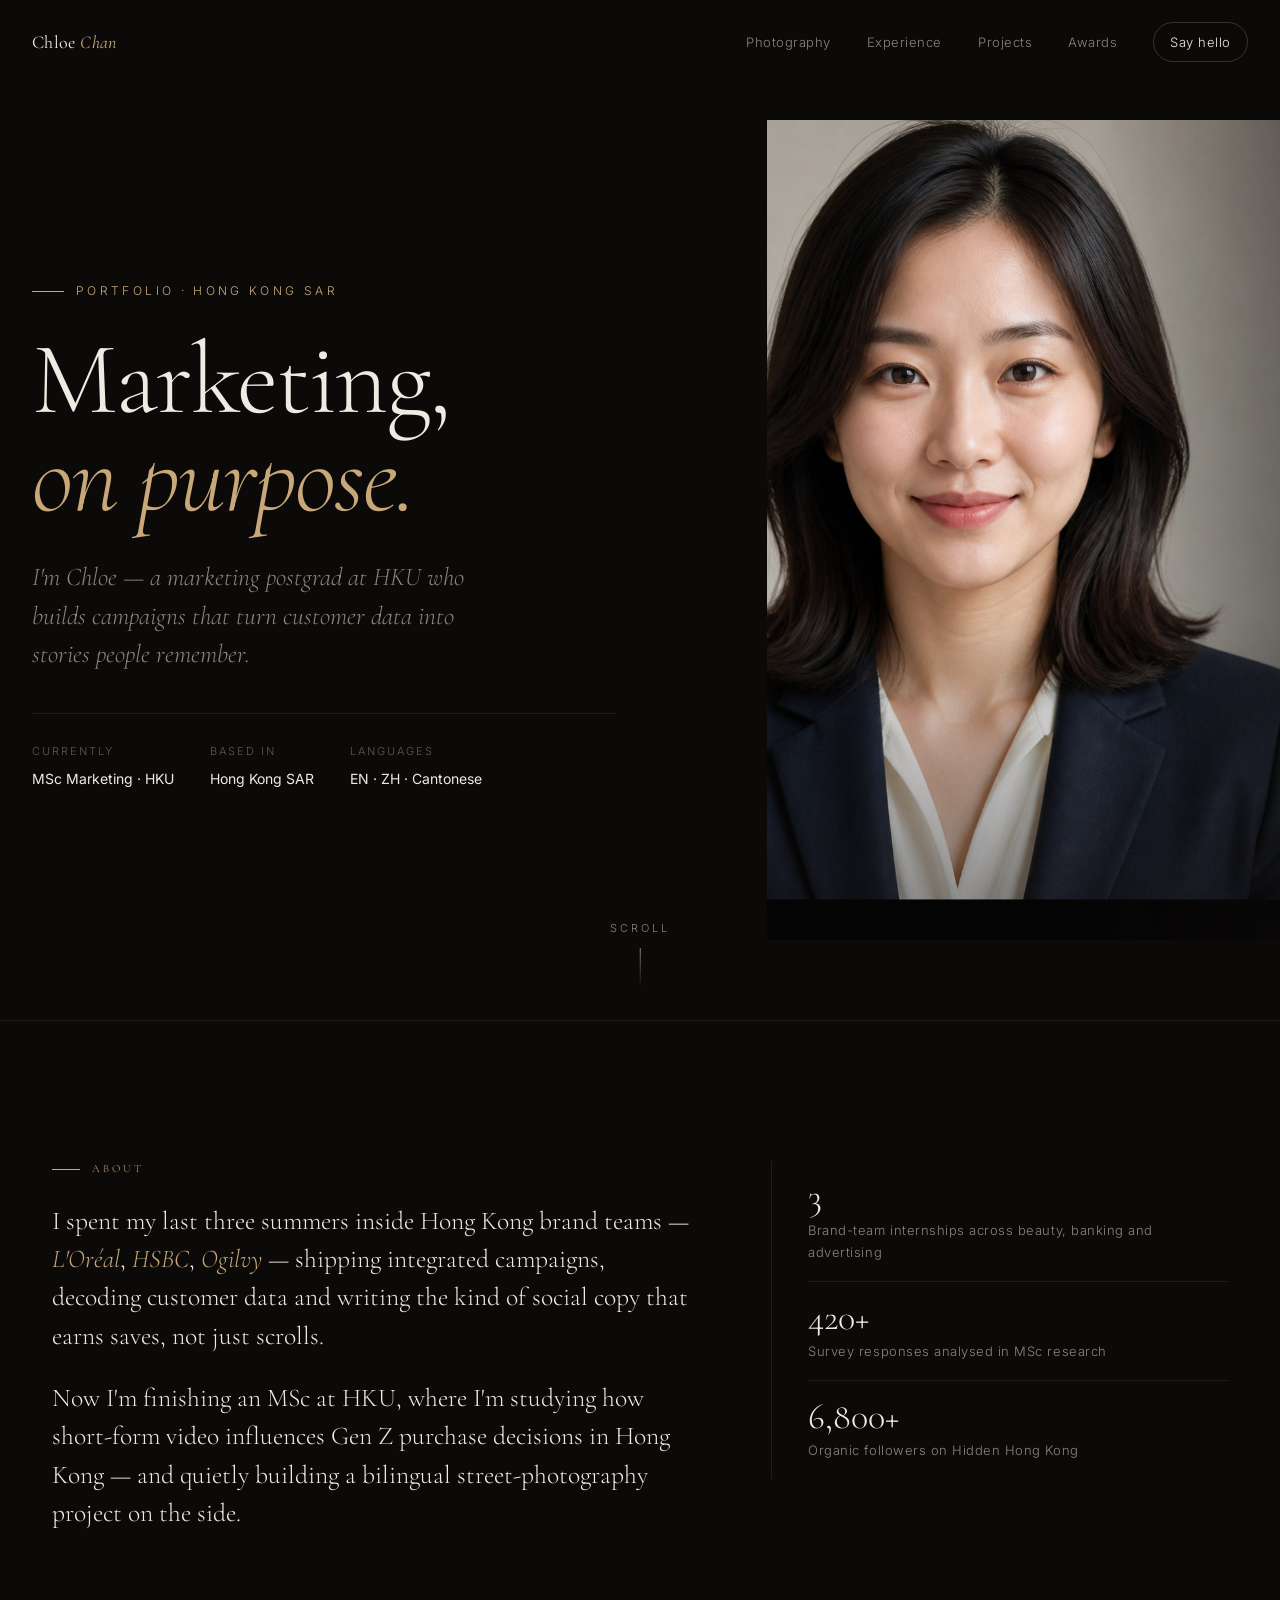
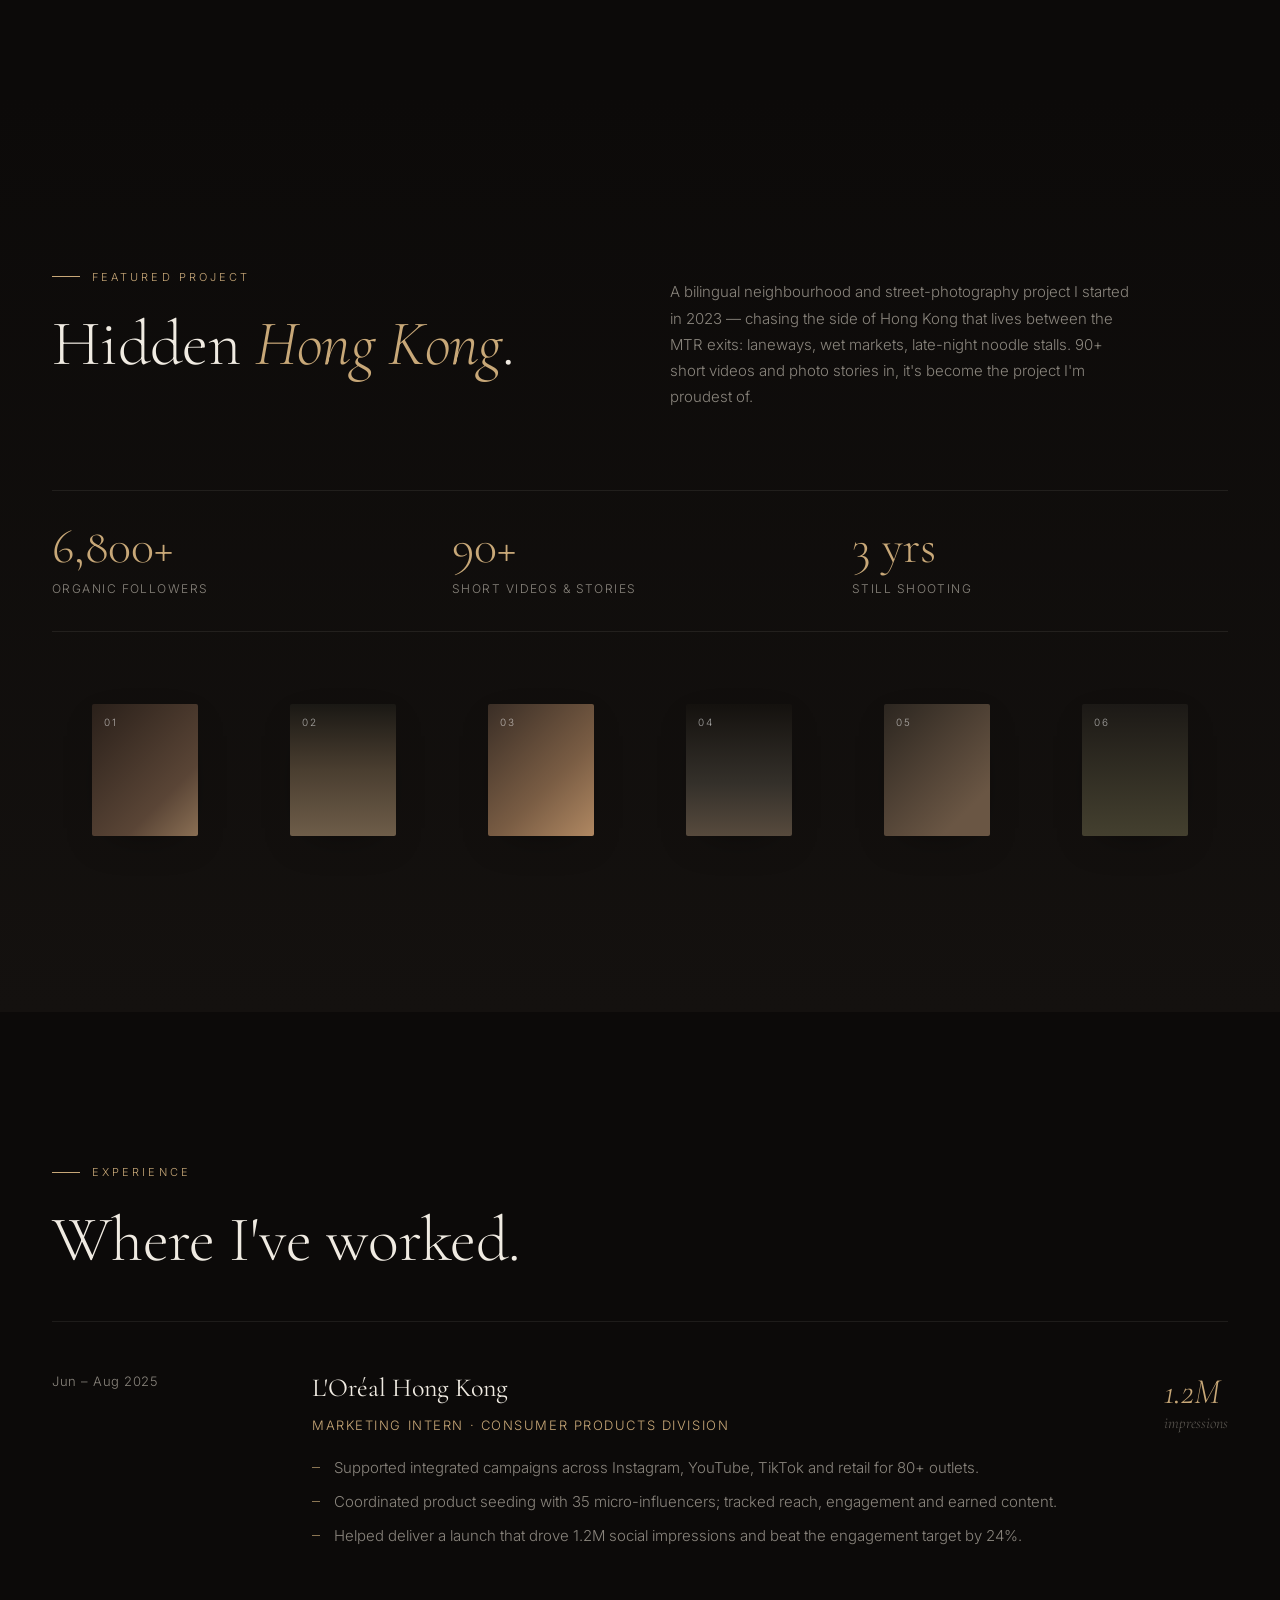
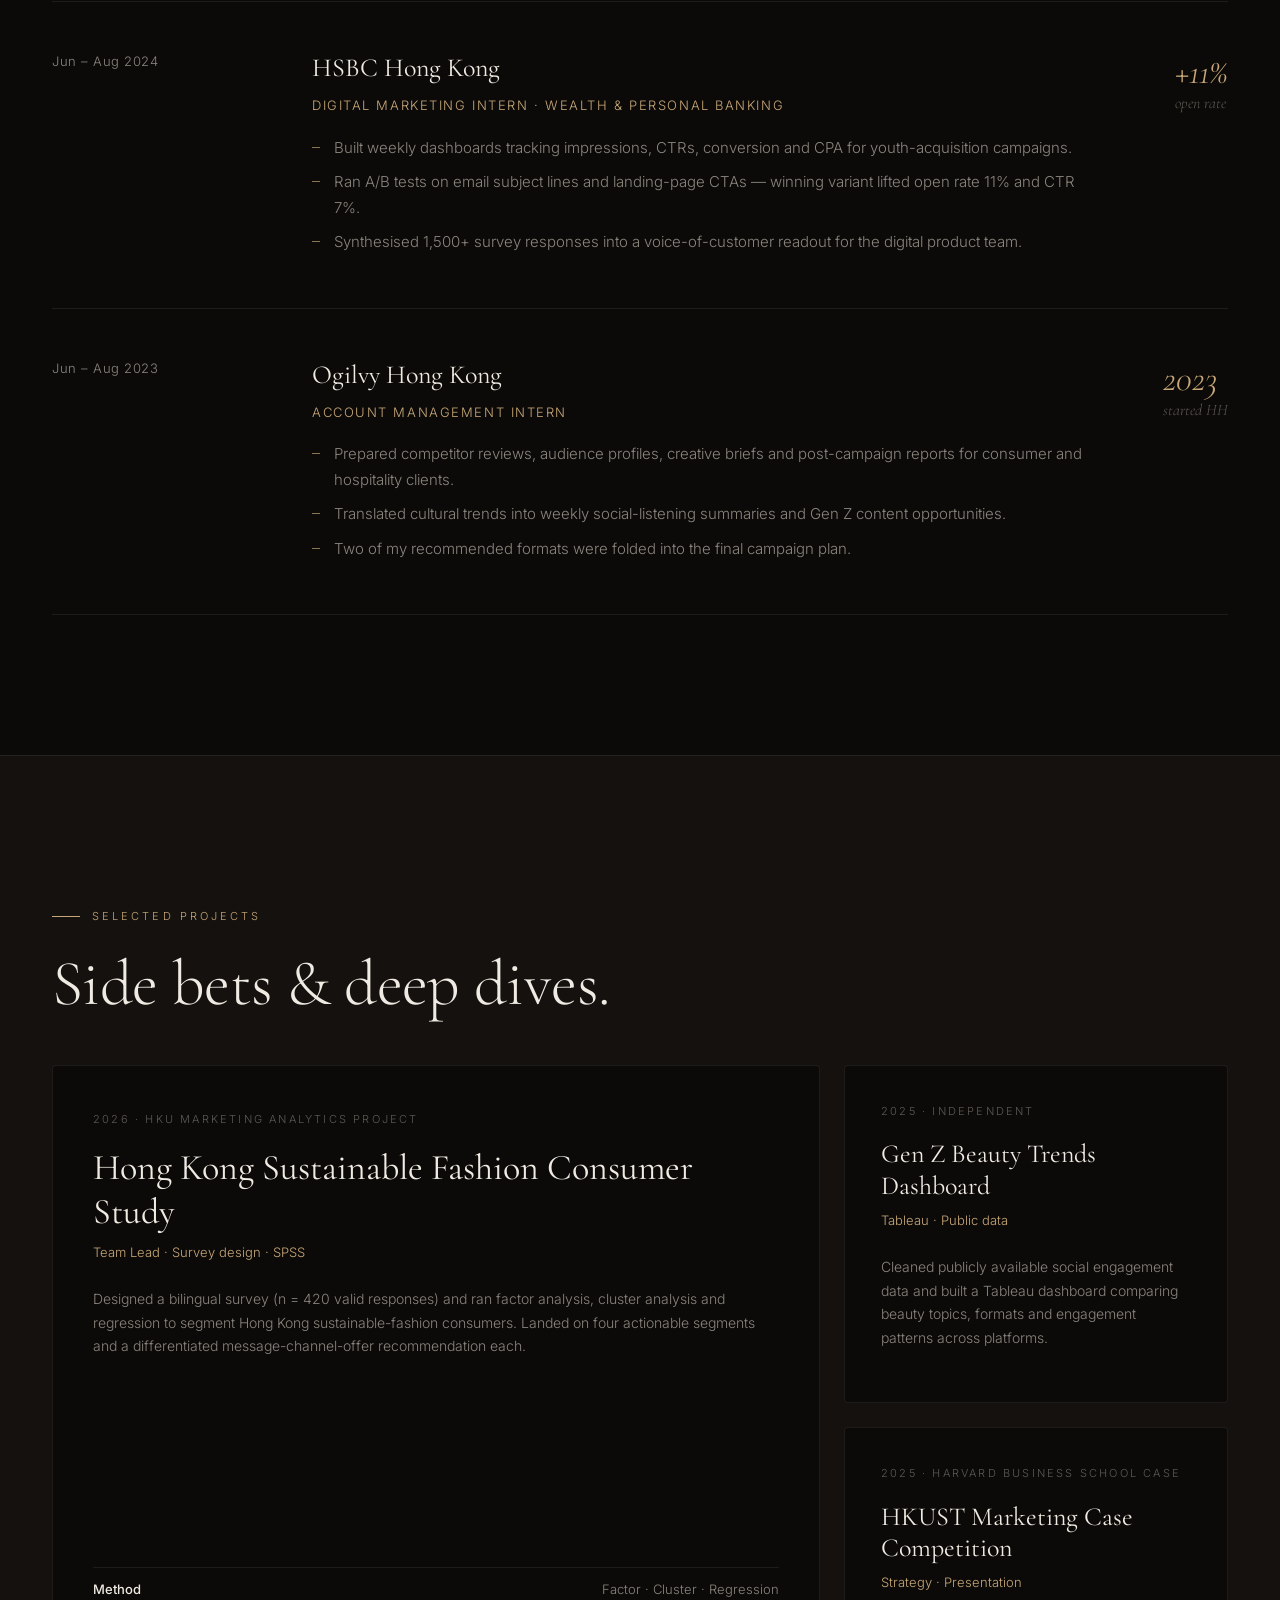
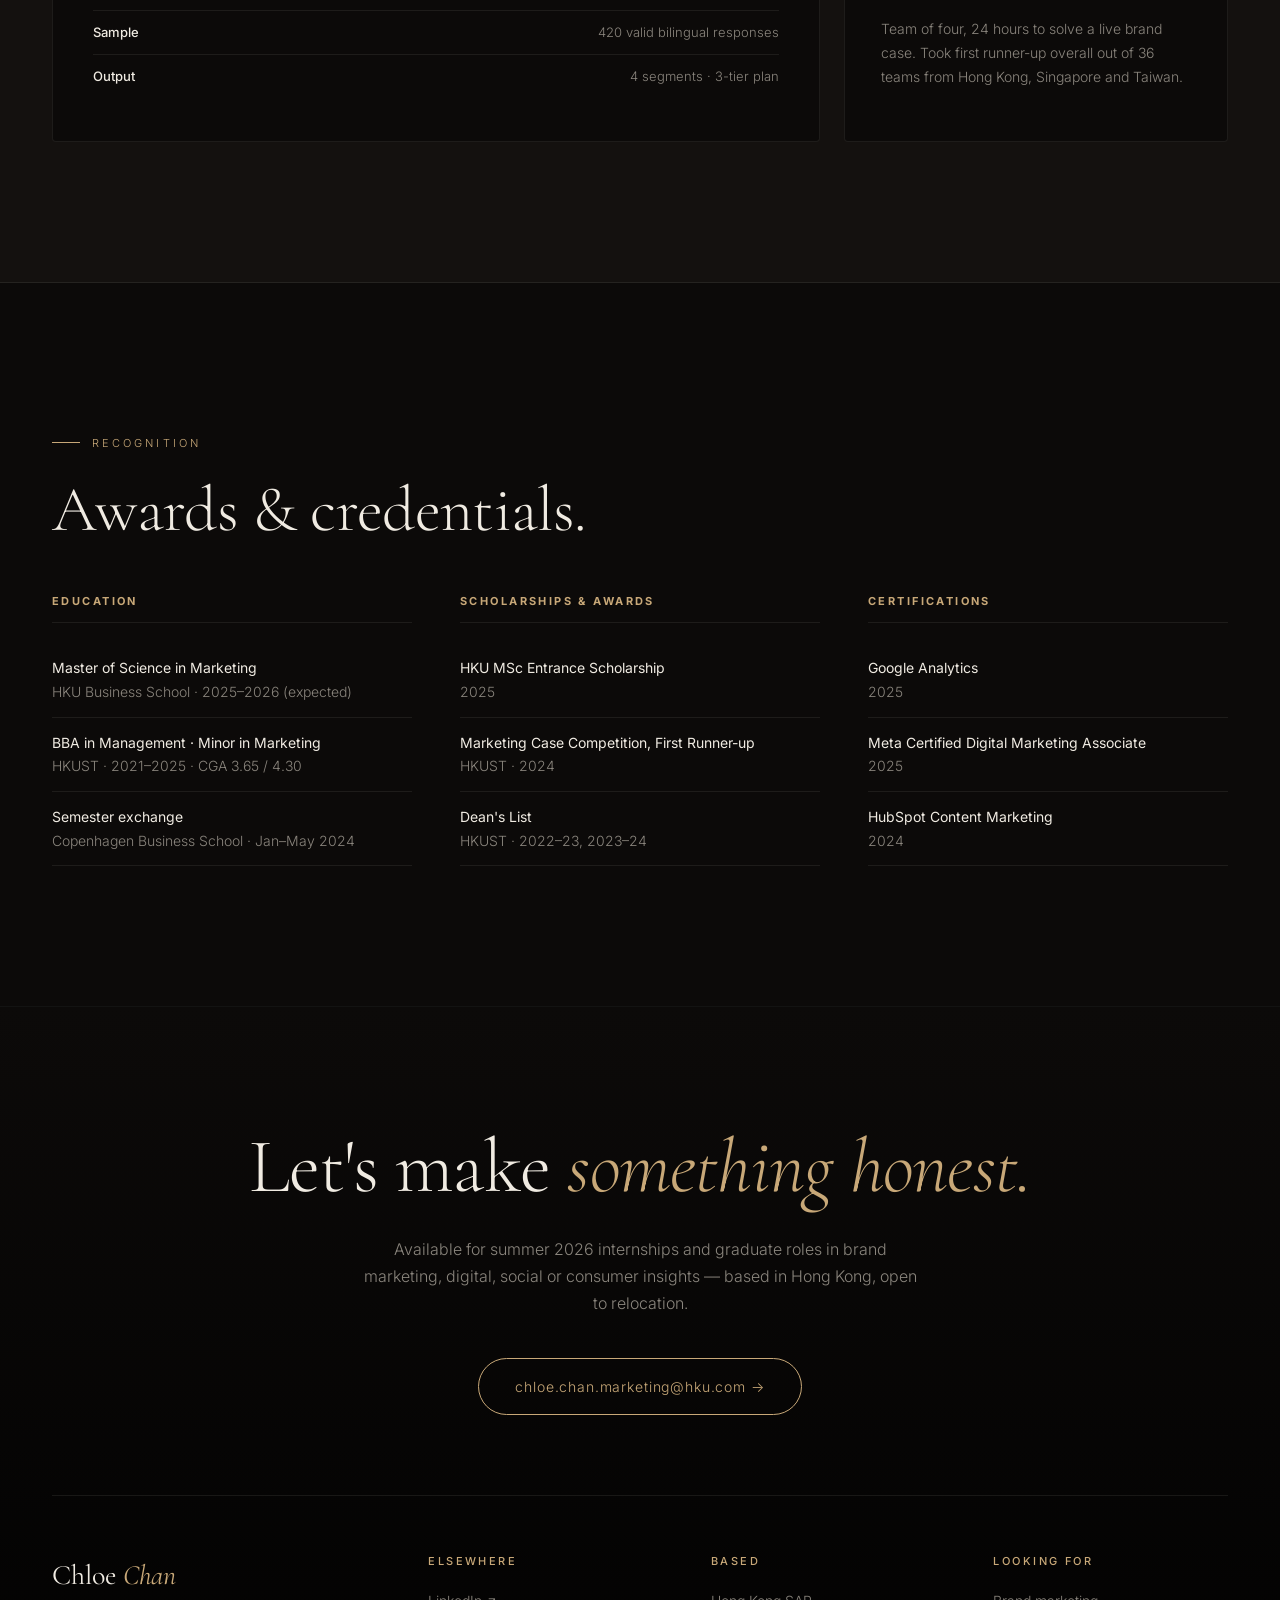
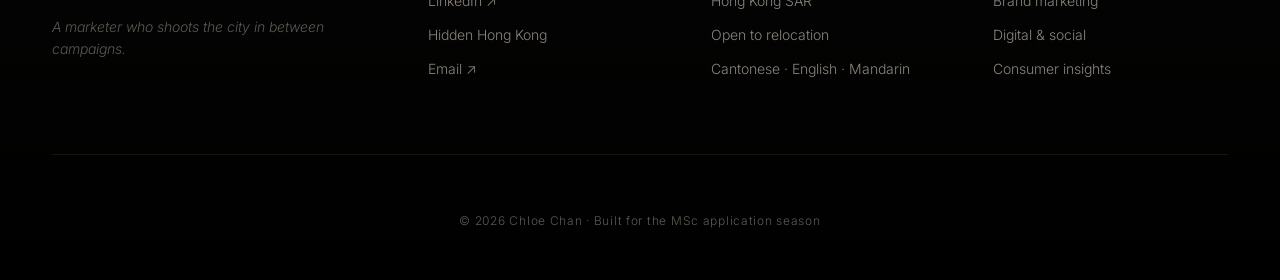
<file: index.html>
<!DOCTYPE html>
<html lang="en">
<head>
<meta charset="UTF-8" />
<meta name="viewport" content="width=device-width, initial-scale=1.0" />
<title>Chloe Chan — Marketing · Photography · Hong Kong</title>
<meta name="description" content="Chloe Chan is an MSc Marketing candidate at HKU, with experience in digital campaigns, consumer insights and brand strategy across L'Oréal, HSBC and Ogilvy — and a personal street-photography project, Hidden Hong Kong." />

<link rel="preconnect" href="https://fonts.googleapis.com" />
<link rel="preconnect" href="https://fonts.gstatic.com" crossorigin />
<link href="https://fonts.googleapis.com/css2?family=Cormorant+Garamond:ital,wght@0,300;0,400;0,500;1,300;1,400&family=Inter:wght@300;400;500;600&display=swap" rel="stylesheet" />

<style>
  :root {
    --bg: #0c0a09;
    --bg-2: #16141200;
    --bg-soft: #14110f;
    --text: #f0ebe2;
    --text-muted: #8a857d;
    --text-faint: #5d5953;
    --accent: #c8a878;
    --accent-soft: #8a7553;
    --line: rgba(240, 235, 226, 0.08);
    --line-strong: rgba(240, 235, 226, 0.18);
    --serif: 'Cormorant Garamond', 'Times New Roman', serif;
    --sans: 'Inter', system-ui, -apple-system, 'Segoe UI', sans-serif;
    --ease: cubic-bezier(.2, .8, .2, 1);
  }

  *, *::before, *::after { box-sizing: border-box; }
  html, body { margin: 0; padding: 0; }
  html { scroll-behavior: smooth; }
  body {
    background: var(--bg);
    color: var(--text);
    font-family: var(--sans);
    font-weight: 300;
    font-size: 16px;
    line-height: 1.7;
    -webkit-font-smoothing: antialiased;
    -moz-osx-font-smoothing: grayscale;
    overflow-x: hidden;
  }

  img { max-width: 100%; display: block; }

  a { color: inherit; text-decoration: none; }

  .wrap { max-width: 1240px; margin: 0 auto; padding: 0 32px; }
  .wrap-narrow { max-width: 880px; margin: 0 auto; padding: 0 32px; }

  /* ---------- NAV ---------- */
  .nav {
    position: fixed; top: 0; left: 0; right: 0;
    z-index: 100;
    padding: 22px 32px;
    display: flex; align-items: center; justify-content: space-between;
    background: linear-gradient(180deg, rgba(12,10,9,0.85), rgba(12,10,9,0));
    transition: background 0.4s var(--ease), padding 0.4s var(--ease);
  }
  .nav.solid {
    background: rgba(12, 10, 9, 0.92);
    backdrop-filter: saturate(150%) blur(12px);
    -webkit-backdrop-filter: saturate(150%) blur(12px);
    padding: 14px 32px;
    border-bottom: 0.5px solid var(--line);
  }
  .nav .brand {
    font-family: var(--serif);
    font-weight: 400;
    font-size: 18px;
    letter-spacing: 0.02em;
    color: var(--text);
  }
  .nav .brand span { color: var(--accent); font-style: italic; }
  .nav-links {
    display: flex; gap: 36px; align-items: center;
    font-size: 13px;
    letter-spacing: 0.04em;
  }
  .nav-links a {
    color: var(--text-muted);
    transition: color 0.2s var(--ease);
    position: relative;
  }
  .nav-links a:hover { color: var(--text); }
  .nav-cta {
    padding: 8px 16px;
    border: 0.5px solid var(--line-strong);
    border-radius: 999px;
    color: var(--text) !important;
  }
  .nav-cta:hover { border-color: var(--accent); color: var(--accent) !important; }
  .nav-burger { display: none; background: transparent; border: 0; color: var(--text); }

  /* ---------- HERO ---------- */
  .hero {
    min-height: 100vh;
    position: relative;
    display: grid;
    grid-template-columns: 1.05fr 1fr;
    align-items: center;
    padding: 120px 0 80px;
    overflow: hidden;
  }
  .hero-inner {
    display: contents;
  }
  .hero-text {
    padding-left: max(32px, calc((100vw - 1240px) / 2));
    padding-right: 40px;
    position: relative;
    z-index: 2;
  }
  .hero-eyebrow {
    font-family: var(--sans);
    font-size: 12px;
    letter-spacing: 0.28em;
    text-transform: uppercase;
    color: var(--accent);
    margin-bottom: 28px;
    display: flex; align-items: center; gap: 12px;
  }
  .hero-eyebrow::before {
    content: ""; display: block; width: 32px; height: 1px; background: var(--accent);
  }
  .hero h1 {
    font-family: var(--serif);
    font-weight: 300;
    font-size: clamp(56px, 8vw, 132px);
    line-height: 0.96;
    letter-spacing: -0.02em;
    margin: 0 0 32px;
    color: var(--text);
  }
  .hero h1 .italic {
    font-style: italic;
    font-weight: 300;
    color: var(--accent);
  }
  .hero-tag {
    font-family: var(--serif);
    font-style: italic;
    font-weight: 300;
    font-size: clamp(20px, 2vw, 26px);
    line-height: 1.5;
    color: var(--text-muted);
    max-width: 480px;
    margin: 0 0 40px;
  }
  .hero-meta {
    display: flex; gap: 36px; flex-wrap: wrap;
    border-top: 0.5px solid var(--line);
    padding-top: 28px; margin-top: 36px;
  }
  .hero-meta-item .label {
    font-size: 11px;
    letter-spacing: 0.18em;
    text-transform: uppercase;
    color: var(--text-faint);
    margin-bottom: 6px;
  }
  .hero-meta-item .value {
    font-size: 14px;
    color: var(--text);
    font-weight: 400;
  }
  .hero-photo {
    position: relative;
    height: calc(100vh - 80px);
    min-height: 600px;
    overflow: hidden;
  }
  .hero-photo img {
    width: 100%; height: 100%;
    object-fit: cover; object-position: 50% 30%;
    filter: contrast(1.02) saturate(0.95);
  }
  .hero-photo::after {
    content: "";
    position: absolute; inset: 0;
    background: linear-gradient(90deg, var(--bg) 0%, rgba(12,10,9,0) 8%, rgba(12,10,9,0) 70%, rgba(12,10,9,0.4) 100%),
                linear-gradient(180deg, rgba(12,10,9,0) 60%, rgba(12,10,9,0.5) 100%);
    pointer-events: none;
  }
  .hero-photo::before {
    content: "";
    position: absolute; left: -1px; top: 0; bottom: 0;
    width: 18%; background: var(--bg);
    z-index: 2;
  }

  .scroll-cue {
    position: absolute; bottom: 32px; left: 50%;
    transform: translateX(-50%);
    font-size: 11px; letter-spacing: 0.28em;
    text-transform: uppercase;
    color: var(--text-muted);
    display: flex; flex-direction: column; align-items: center; gap: 10px;
    z-index: 3;
  }
  .scroll-cue .line {
    width: 1px; height: 40px; background: linear-gradient(180deg, var(--text-muted), transparent);
    animation: scrollPulse 2.2s ease-in-out infinite;
  }
  @keyframes scrollPulse {
    0% { opacity: 0.4; transform: scaleY(0.7); transform-origin: top; }
    50% { opacity: 1; transform: scaleY(1); }
    100% { opacity: 0.4; transform: scaleY(0.7); }
  }

  /* ---------- SECTIONS ---------- */
  section { padding: 140px 0; position: relative; }
  .section-label {
    font-size: 11px;
    letter-spacing: 0.28em;
    text-transform: uppercase;
    color: var(--accent);
    margin-bottom: 24px;
    display: flex; align-items: center; gap: 12px;
  }
  .section-label::before {
    content: ""; display: block; width: 28px; height: 1px; background: var(--accent);
  }
  .section-title {
    font-family: var(--serif);
    font-weight: 300;
    font-size: clamp(36px, 5vw, 64px);
    line-height: 1.05;
    letter-spacing: -0.01em;
    margin: 0 0 48px;
  }

  /* ---------- ABOUT ---------- */
  .about {
    background: var(--bg);
    border-top: 0.5px solid var(--line);
  }
  .about-grid {
    display: grid;
    grid-template-columns: 1.4fr 1fr;
    gap: 80px;
    align-items: start;
  }
  .about-text {
    font-family: var(--serif);
    font-weight: 300;
    font-size: clamp(22px, 2vw, 28px);
    line-height: 1.5;
    color: var(--text);
  }
  .about-text p { margin: 0 0 24px; }
  .about-text em { color: var(--accent); font-style: italic; }
  .about-facts {
    border-left: 0.5px solid var(--line);
    padding-left: 36px;
  }
  .about-fact {
    padding: 18px 0;
    border-bottom: 0.5px solid var(--line);
  }
  .about-fact:last-child { border-bottom: 0; }
  .about-fact .num {
    font-family: var(--serif);
    font-size: 36px;
    color: var(--text);
    line-height: 1;
    margin-bottom: 4px;
  }
  .about-fact .desc {
    font-size: 13px;
    color: var(--text-muted);
    letter-spacing: 0.04em;
  }

  /* ---------- PHOTOGRAPHY (Hidden Hong Kong) ---------- */
  .photography {
    background: linear-gradient(180deg, var(--bg) 0%, var(--bg-soft) 100%);
    padding-top: 160px;
    padding-bottom: 160px;
    overflow: hidden;
  }
  .photography-header {
    display: grid;
    grid-template-columns: 1fr 1fr;
    gap: 60px;
    align-items: end;
    margin-bottom: 64px;
  }
  .photography-header .desc {
    font-size: 15px;
    color: var(--text-muted);
    line-height: 1.75;
    max-width: 460px;
  }
  .photography-stats {
    display: grid;
    grid-template-columns: repeat(3, 1fr);
    gap: 24px;
    margin-top: 60px;
    padding: 32px 0;
    border-top: 0.5px solid var(--line);
    border-bottom: 0.5px solid var(--line);
  }
  .photography-stats .stat .v {
    font-family: var(--serif);
    font-weight: 300;
    font-size: 48px;
    color: var(--accent);
    line-height: 1;
    margin-bottom: 8px;
  }
  .photography-stats .stat .l {
    font-size: 12px;
    color: var(--text-muted);
    letter-spacing: 0.12em;
    text-transform: uppercase;
  }

  .photo-strip {
    display: grid;
    grid-template-columns: repeat(6, 1fr);
    gap: 12px;
    margin-top: 56px;
  }
  .photo-card {
    aspect-ratio: 4 / 5;
    position: relative;
    overflow: hidden;
    border-radius: 2px;
    cursor: pointer;
    transition: transform 0.6s var(--ease);
  }
  .photo-card:hover { transform: translateY(-4px); }
  .photo-card .photo {
    position: absolute; inset: 0;
    transition: transform 1s var(--ease);
  }
  .photo-card:hover .photo { transform: scale(1.04); }
  .photo-card .overlay {
    position: absolute; inset: 0;
    background: linear-gradient(180deg, transparent 50%, rgba(0,0,0,0.55) 100%);
    display: flex; align-items: flex-end; padding: 14px;
    opacity: 0; transition: opacity 0.4s var(--ease);
  }
  .photo-card:hover .overlay { opacity: 1; }
  .photo-card .overlay span {
    font-family: var(--serif);
    font-style: italic;
    font-size: 13px;
    color: #fff;
  }
  .photo-card .num {
    position: absolute; top: 10px; left: 12px;
    font-family: var(--sans);
    font-size: 10px;
    letter-spacing: 0.2em;
    color: rgba(255,255,255,0.6);
  }

  /* Cinematic style “photo plates” — placeholders that read as film stills.
     Replace the background with a real <img> when shoot's ready. */
  .ph-1 { background: linear-gradient(135deg, #2a201a 0%, #5a4536 70%, #8a6f54 100%); }
  .ph-2 { background: linear-gradient(180deg, #1a1814 0%, #4a3e30 50%, #6e5d49 100%); }
  .ph-3 { background: linear-gradient(135deg, #3a2e26 0%, #7a5d44 60%, #b08862 100%); }
  .ph-4 { background: linear-gradient(180deg, #14110e 0%, #34302a 60%, #574a3d 100%); }
  .ph-5 { background: linear-gradient(135deg, #2c2620 0%, #6a5644 80%); }
  .ph-6 { background: linear-gradient(180deg, #1c1916 0%, #44402f 100%); }
  .photo-card { box-shadow: 0 12px 40px -20px rgba(0,0,0,0.6); }

  /* ---------- EXPERIENCE ---------- */
  .experience { background: var(--bg); }
  .exp-list { border-top: 0.5px solid var(--line); }
  .exp-item {
    display: grid;
    grid-template-columns: 200px 1fr 80px;
    gap: 60px;
    padding: 44px 0;
    border-bottom: 0.5px solid var(--line);
    align-items: start;
    transition: padding-left 0.5s var(--ease);
  }
  .exp-item:hover { padding-left: 8px; }
  .exp-item .period {
    font-size: 13px;
    color: var(--text-muted);
    letter-spacing: 0.04em;
    padding-top: 4px;
  }
  .exp-item .role-block .company {
    font-family: var(--serif);
    font-weight: 400;
    font-size: 26px;
    color: var(--text);
    margin-bottom: 4px;
  }
  .exp-item .role-block .title {
    font-size: 13px;
    color: var(--accent);
    letter-spacing: 0.12em;
    text-transform: uppercase;
    margin-bottom: 18px;
  }
  .exp-item .role-block ul {
    list-style: none; padding: 0; margin: 0;
    color: var(--text-muted);
    font-size: 15px;
    line-height: 1.75;
  }
  .exp-item .role-block ul li {
    padding-left: 22px;
    position: relative;
    margin-bottom: 8px;
  }
  .exp-item .role-block ul li::before {
    content: ""; position: absolute; left: 0; top: 12px;
    width: 8px; height: 1px; background: var(--accent-soft);
  }
  .exp-item .badge {
    justify-self: end;
    font-family: var(--serif);
    font-style: italic;
    font-size: 16px;
    color: var(--text-faint);
    padding-top: 8px;
  }
  .exp-item .badge .num {
    font-family: var(--serif);
    font-size: 36px;
    color: var(--accent);
    display: block;
    line-height: 1;
  }

  /* ---------- PROJECTS ---------- */
  .projects { background: var(--bg-soft); border-top: 0.5px solid var(--line); border-bottom: 0.5px solid var(--line); }
  .project-grid {
    display: grid;
    grid-template-columns: 2fr 1fr;
    gap: 24px;
    margin-top: 32px;
  }
  .project-card {
    background: var(--bg);
    border: 0.5px solid var(--line);
    padding: 36px 36px 32px;
    border-radius: 4px;
    transition: border-color 0.4s var(--ease), transform 0.4s var(--ease);
    display: flex; flex-direction: column;
  }
  .project-card.featured { grid-row: span 2; padding: 44px 40px; }
  .project-card:hover { border-color: var(--line-strong); transform: translateY(-2px); }
  .project-card .year {
    font-size: 11px; letter-spacing: 0.2em;
    color: var(--text-faint); text-transform: uppercase;
    margin-bottom: 18px;
  }
  .project-card h3 {
    font-family: var(--serif); font-weight: 400; font-size: 26px;
    margin: 0 0 8px; line-height: 1.2;
  }
  .project-card.featured h3 { font-size: 36px; }
  .project-card .tag {
    font-size: 13px; color: var(--accent);
    margin-bottom: 24px;
  }
  .project-card p {
    color: var(--text-muted);
    font-size: 14px;
    line-height: 1.7;
    margin: 0 0 20px;
  }
  .project-card ul {
    list-style: none; padding: 0; margin: auto 0 0;
  }
  .project-card ul li {
    font-size: 13px; color: var(--text-muted);
    padding: 10px 0;
    border-top: 0.5px solid var(--line);
    display: flex; justify-content: space-between;
    gap: 16px;
  }
  .project-card ul li strong { color: var(--text); font-weight: 500; }

  /* ---------- RECOGNITION ---------- */
  .recognition {
    background: var(--bg);
  }
  .rec-grid {
    display: grid;
    grid-template-columns: repeat(3, 1fr);
    gap: 48px;
    margin-top: 40px;
  }
  .rec-col h4 {
    font-size: 11px; letter-spacing: 0.22em;
    text-transform: uppercase; color: var(--accent);
    margin: 0 0 20px;
    padding-bottom: 12px;
    border-bottom: 0.5px solid var(--line);
  }
  .rec-col ul {
    list-style: none; padding: 0; margin: 0;
  }
  .rec-col li {
    padding: 14px 0;
    border-bottom: 0.5px solid var(--line);
    font-size: 14px;
    color: var(--text-muted);
    line-height: 1.55;
  }
  .rec-col li strong {
    display: block;
    color: var(--text);
    font-weight: 400;
    margin-bottom: 2px;
  }

  /* ---------- CONTACT FOOTER ---------- */
  footer {
    background: linear-gradient(180deg, var(--bg) 0%, #000 100%);
    padding: 120px 0 48px;
    border-top: 0.5px solid var(--line);
  }
  .footer-cta {
    text-align: center;
    margin-bottom: 80px;
  }
  .footer-cta h2 {
    font-family: var(--serif); font-weight: 300;
    font-size: clamp(40px, 6vw, 88px);
    line-height: 1.05;
    letter-spacing: -0.01em;
    margin: 0 0 28px;
  }
  .footer-cta h2 em { color: var(--accent); font-style: italic; }
  .footer-cta .sub {
    color: var(--text-muted);
    font-size: 16px;
    max-width: 560px;
    margin: 0 auto 40px;
  }
  .footer-email {
    display: inline-block;
    padding: 16px 36px;
    border: 0.5px solid var(--accent);
    border-radius: 999px;
    color: var(--accent);
    font-size: 14px;
    letter-spacing: 0.06em;
    transition: all 0.3s var(--ease);
  }
  .footer-email:hover {
    background: var(--accent);
    color: var(--bg);
  }
  .footer-grid {
    display: grid;
    grid-template-columns: 1.4fr repeat(3, 1fr);
    gap: 48px;
    padding: 56px 0 32px;
    border-top: 0.5px solid var(--line);
  }
  .footer-grid h5 {
    font-size: 11px; letter-spacing: 0.22em;
    text-transform: uppercase; color: var(--accent);
    margin: 0 0 18px; font-weight: 500;
  }
  .footer-grid ul { list-style: none; padding: 0; margin: 0; }
  .footer-grid li { margin-bottom: 10px; font-size: 14px; color: var(--text-muted); }
  .footer-grid li a:hover { color: var(--text); }
  .footer-brand {
    font-family: var(--serif); font-size: 28px;
    color: var(--text); font-weight: 400;
    margin-bottom: 16px;
  }
  .footer-brand span { color: var(--accent); font-style: italic; }
  .footer-tag {
    font-style: italic;
    color: var(--text-faint);
    font-size: 14px;
    max-width: 320px;
    line-height: 1.6;
  }
  .copyright {
    text-align: center;
    color: var(--text-faint);
    font-size: 12px;
    padding-top: 56px;
    border-top: 0.5px solid var(--line);
    margin-top: 32px;
    letter-spacing: 0.06em;
  }

  /* ---------- SCROLL REVEAL ---------- */
  .reveal { opacity: 0; transform: translateY(28px); transition: opacity 0.9s var(--ease), transform 0.9s var(--ease); }
  .reveal.visible { opacity: 1; transform: translateY(0); }

  /* ---------- RESPONSIVE ---------- */
  @media (max-width: 960px) {
    .nav-links { display: none; }
    .nav-burger { display: block; font-size: 18px; }
    .hero { grid-template-columns: 1fr; padding-top: 110px; padding-bottom: 40px; }
    .hero-photo { height: 60vh; min-height: 380px; order: -1; }
    .hero-photo::before { display: none; }
    .hero-photo::after { background: linear-gradient(180deg, rgba(12,10,9,0) 30%, rgba(12,10,9,0.7) 100%); }
    .hero-text { padding: 32px; }
    .about-grid { grid-template-columns: 1fr; gap: 48px; }
    .about-facts { border-left: 0; padding-left: 0; border-top: 0.5px solid var(--line); padding-top: 24px; }
    .exp-item { grid-template-columns: 1fr; gap: 12px; }
    .exp-item .badge { justify-self: start; }
    .photography-header { grid-template-columns: 1fr; }
    .photo-strip { grid-template-columns: repeat(3, 1fr); }
    .project-grid { grid-template-columns: 1fr; }
    .project-card.featured { grid-row: auto; }
    .rec-grid { grid-template-columns: 1fr; gap: 32px; }
    .footer-grid { grid-template-columns: 1fr 1fr; }
    section { padding: 90px 0; }
  }
  @media (max-width: 540px) {
    .photo-strip { grid-template-columns: repeat(2, 1fr); }
    .footer-grid { grid-template-columns: 1fr; }
    .wrap, .wrap-narrow { padding: 0 22px; }
    .hero h1 { font-size: 56px; }
    .nav { padding: 18px 22px; }
  }
</style>
</head>
<body>

<!-- ===== NAV ===== -->
<nav class="nav" id="nav">
  <a href="#home" class="brand">Chloe <span>Chan</span></a>
  <div class="nav-links">
    <a href="#photography">Photography</a>
    <a href="#experience">Experience</a>
    <a href="#projects">Projects</a>
    <a href="#recognition">Awards</a>
    <a href="#contact" class="nav-cta">Say hello</a>
  </div>
  <button class="nav-burger" aria-label="Menu">☰</button>
</nav>

<!-- ===== HERO ===== -->
<header class="hero" id="home">
  <div class="hero-text">
    <p class="hero-eyebrow">Portfolio · Hong Kong SAR</p>
    <h1>
      Marketing,<br>
      <span class="italic">on purpose.</span>
    </h1>
    <p class="hero-tag">
      I'm Chloe — a marketing postgrad at HKU who builds campaigns that turn customer data into stories people remember.
    </p>
    <div class="hero-meta">
      <div class="hero-meta-item">
        <div class="label">Currently</div>
        <div class="value">MSc Marketing · HKU</div>
      </div>
      <div class="hero-meta-item">
        <div class="label">Based in</div>
        <div class="value">Hong Kong SAR</div>
      </div>
      <div class="hero-meta-item">
        <div class="label">Languages</div>
        <div class="value">EN · ZH · Cantonese</div>
      </div>
    </div>
  </div>
  <div class="hero-photo" aria-hidden="false">
    <img src="images/chloe-hero.jpg" alt="Chloe Chan portrait" />
  </div>
  <div class="scroll-cue">
    <span>Scroll</span>
    <span class="line"></span>
  </div>
</header>

<!-- ===== ABOUT ===== -->
<section class="about" id="about">
  <div class="wrap">
    <div class="about-grid">
      <div class="about-text reveal">
        <p class="section-label">About</p>
        <p>
          I spent my last three summers inside Hong Kong brand teams — <em>L'Oréal</em>, <em>HSBC</em>, <em>Ogilvy</em> —
          shipping integrated campaigns, decoding customer data and writing the kind of social copy that earns saves, not just scrolls.
        </p>
        <p>
          Now I'm finishing an MSc at HKU, where I'm studying how short-form video influences Gen Z purchase decisions
          in Hong Kong — and quietly building a bilingual street-photography project on the side.
        </p>
      </div>
      <div class="about-facts reveal">
        <div class="about-fact">
          <div class="num">3</div>
          <div class="desc">Brand-team internships across beauty, banking and advertising</div>
        </div>
        <div class="about-fact">
          <div class="num">420+</div>
          <div class="desc">Survey responses analysed in MSc research</div>
        </div>
        <div class="about-fact">
          <div class="num">6,800+</div>
          <div class="desc">Organic followers on Hidden Hong Kong</div>
        </div>
      </div>
    </div>
  </div>
</section>

<!-- ===== PHOTOGRAPHY — Hidden Hong Kong ===== -->
<section class="photography" id="photography">
  <div class="wrap">
    <div class="photography-header">
      <div class="reveal">
        <p class="section-label">Featured project</p>
        <h2 class="section-title">Hidden <em style="font-family: var(--serif); font-style: italic; color: var(--accent);">Hong Kong</em>.</h2>
      </div>
      <p class="desc reveal">
        A bilingual neighbourhood and street-photography project I started in 2023 — chasing the side of Hong Kong
        that lives between the MTR exits: laneways, wet markets, late-night noodle stalls. 90+ short videos and photo
        stories in, it's become the project I'm proudest of.
      </p>
    </div>

    <div class="photography-stats reveal">
      <div class="stat">
        <div class="v">6,800+</div>
        <div class="l">Organic followers</div>
      </div>
      <div class="stat">
        <div class="v">90+</div>
        <div class="l">Short videos &amp; stories</div>
      </div>
      <div class="stat">
        <div class="v">3 yrs</div>
        <div class="l">Still shooting</div>
      </div>
    </div>

    <div class="photo-strip">
      <figure class="photo-card reveal"><div class="photo ph-1"></div><span class="num">01</span><div class="overlay"><span>Sheung Wan</span></div></figure>
      <figure class="photo-card reveal"><div class="photo ph-2"></div><span class="num">02</span><div class="overlay"><span>Mong Kok</span></div></figure>
      <figure class="photo-card reveal"><div class="photo ph-3"></div><span class="num">03</span><div class="overlay"><span>Sai Kung</span></div></figure>
      <figure class="photo-card reveal"><div class="photo ph-4"></div><span class="num">04</span><div class="overlay"><span>Tai O</span></div></figure>
      <figure class="photo-card reveal"><div class="photo ph-5"></div><span class="num">05</span><div class="overlay"><span>Wan Chai</span></div></figure>
      <figure class="photo-card reveal"><div class="photo ph-6"></div><span class="num">06</span><div class="overlay"><span>Yau Ma Tei</span></div></figure>
    </div>
  </div>
</section>

<!-- ===== EXPERIENCE ===== -->
<section class="experience" id="experience">
  <div class="wrap">
    <div class="reveal">
      <p class="section-label">Experience</p>
      <h2 class="section-title">Where I've worked.</h2>
    </div>

    <div class="exp-list">
      <article class="exp-item reveal">
        <div class="period">Jun – Aug 2025</div>
        <div class="role-block">
          <div class="company">L'Oréal Hong Kong</div>
          <div class="title">Marketing Intern · Consumer Products Division</div>
          <ul>
            <li>Supported integrated campaigns across Instagram, YouTube, TikTok and retail for 80+ outlets.</li>
            <li>Coordinated product seeding with 35 micro-influencers; tracked reach, engagement and earned content.</li>
            <li>Helped deliver a launch that drove 1.2M social impressions and beat the engagement target by 24%.</li>
          </ul>
        </div>
        <div class="badge"><span class="num">1.2M</span>impressions</div>
      </article>

      <article class="exp-item reveal">
        <div class="period">Jun – Aug 2024</div>
        <div class="role-block">
          <div class="company">HSBC Hong Kong</div>
          <div class="title">Digital Marketing Intern · Wealth &amp; Personal Banking</div>
          <ul>
            <li>Built weekly dashboards tracking impressions, CTRs, conversion and CPA for youth-acquisition campaigns.</li>
            <li>Ran A/B tests on email subject lines and landing-page CTAs — winning variant lifted open rate 11% and CTR 7%.</li>
            <li>Synthesised 1,500+ survey responses into a voice-of-customer readout for the digital product team.</li>
          </ul>
        </div>
        <div class="badge"><span class="num">+11%</span>open rate</div>
      </article>

      <article class="exp-item reveal">
        <div class="period">Jun – Aug 2023</div>
        <div class="role-block">
          <div class="company">Ogilvy Hong Kong</div>
          <div class="title">Account Management Intern</div>
          <ul>
            <li>Prepared competitor reviews, audience profiles, creative briefs and post-campaign reports for consumer and hospitality clients.</li>
            <li>Translated cultural trends into weekly social-listening summaries and Gen Z content opportunities.</li>
            <li>Two of my recommended formats were folded into the final campaign plan.</li>
          </ul>
        </div>
        <div class="badge"><span class="num">2023</span>started HH</div>
      </article>
    </div>
  </div>
</section>

<!-- ===== PROJECTS ===== -->
<section class="projects" id="projects">
  <div class="wrap">
    <div class="reveal">
      <p class="section-label">Selected projects</p>
      <h2 class="section-title">Side bets &amp; deep dives.</h2>
    </div>

    <div class="project-grid">
      <article class="project-card featured reveal">
        <div class="year">2026 · HKU Marketing Analytics Project</div>
        <h3>Hong Kong Sustainable Fashion Consumer Study</h3>
        <div class="tag">Team Lead · Survey design · SPSS</div>
        <p>
          Designed a bilingual survey (n = 420 valid responses) and ran factor analysis, cluster analysis and regression
          to segment Hong Kong sustainable-fashion consumers. Landed on four actionable segments and a differentiated
          message-channel-offer recommendation each.
        </p>
        <ul>
          <li><strong>Method</strong><span>Factor · Cluster · Regression</span></li>
          <li><strong>Sample</strong><span>420 valid bilingual responses</span></li>
          <li><strong>Output</strong><span>4 segments · 3-tier plan</span></li>
        </ul>
      </article>

      <article class="project-card reveal">
        <div class="year">2025 · Independent</div>
        <h3>Gen Z Beauty Trends Dashboard</h3>
        <div class="tag">Tableau · Public data</div>
        <p>Cleaned publicly available social engagement data and built a Tableau dashboard comparing beauty topics, formats and engagement patterns across platforms.</p>
      </article>

      <article class="project-card reveal">
        <div class="year">2025 · Harvard Business School case</div>
        <h3>HKUST Marketing Case Competition</h3>
        <div class="tag">Strategy · Presentation</div>
        <p>Team of four, 24 hours to solve a live brand case. Took first runner-up overall out of 36 teams from Hong Kong, Singapore and Taiwan.</p>
      </article>
    </div>
  </div>
</section>

<!-- ===== RECOGNITION ===== -->
<section class="recognition" id="recognition">
  <div class="wrap">
    <div class="reveal">
      <p class="section-label">Recognition</p>
      <h2 class="section-title">Awards &amp; credentials.</h2>
    </div>

    <div class="rec-grid">
      <div class="rec-col reveal">
        <h4>Education</h4>
        <ul>
          <li>
            <strong>Master of Science in Marketing</strong>
            HKU Business School · 2025–2026 (expected)
          </li>
          <li>
            <strong>BBA in Management · Minor in Marketing</strong>
            HKUST · 2021–2025 · CGA 3.65 / 4.30
          </li>
          <li>
            <strong>Semester exchange</strong>
            Copenhagen Business School · Jan–May 2024
          </li>
        </ul>
      </div>
      <div class="rec-col reveal">
        <h4>Scholarships &amp; awards</h4>
        <ul>
          <li><strong>HKU MSc Entrance Scholarship</strong>2025</li>
          <li><strong>Marketing Case Competition, First Runner-up</strong>HKUST · 2024</li>
          <li><strong>Dean's List</strong>HKUST · 2022–23, 2023–24</li>
        </ul>
      </div>
      <div class="rec-col reveal">
        <h4>Certifications</h4>
        <ul>
          <li><strong>Google Analytics</strong>2025</li>
          <li><strong>Meta Certified Digital Marketing Associate</strong>2025</li>
          <li><strong>HubSpot Content Marketing</strong>2024</li>
        </ul>
      </div>
    </div>
  </div>
</section>

<!-- ===== FOOTER / CONTACT ===== -->
<footer id="contact">
  <div class="wrap">
    <div class="footer-cta reveal">
      <h2>Let's make <em>something honest.</em></h2>
      <p class="sub">
        Available for summer 2026 internships and graduate roles in brand marketing, digital, social or consumer insights —
        based in Hong Kong, open to relocation.
      </p>
      <a href="mailto:chloe.chan.marketing@hku.com" class="footer-email">chloe.chan.marketing@hku.com →</a>
    </div>

    <div class="footer-grid">
      <div>
        <div class="footer-brand">Chloe <span>Chan</span></div>
        <p class="footer-tag">A marketer who shoots the city in between campaigns.</p>
      </div>
      <div>
        <h5>Elsewhere</h5>
        <ul>
          <li><a href="https://www.linkedin.com/in/chloe-chan-marketing-demo" target="_blank" rel="noopener">LinkedIn ↗</a></li>
          <li><a href="#photography">Hidden Hong Kong</a></li>
          <li><a href="mailto:chloe.chan.marketing@hku.com">Email ↗</a></li>
        </ul>
      </div>
      <div>
        <h5>Based</h5>
        <ul>
          <li>Hong Kong SAR</li>
          <li>Open to relocation</li>
          <li>Cantonese · English · Mandarin</li>
        </ul>
      </div>
      <div>
        <h5>Looking for</h5>
        <ul>
          <li>Brand marketing</li>
          <li>Digital &amp; social</li>
          <li>Consumer insights</li>
        </ul>
      </div>
    </div>

    <div class="copyright">© 2026 Chloe Chan · Built for the MSc application season</div>
  </div>
</footer>

<script>
  // sticky nav
  const nav = document.getElementById('nav');
  const onScroll = () => {
    if (window.scrollY > 40) nav.classList.add('solid');
    else nav.classList.remove('solid');
  };
  window.addEventListener('scroll', onScroll, { passive: true });
  onScroll();

  // reveal on scroll
  const io = new IntersectionObserver((entries) => {
    for (const e of entries) {
      if (e.isIntersecting) {
        e.target.classList.add('visible');
        io.unobserve(e.target);
      }
    }
  }, { threshold: 0.12, rootMargin: '0px 0px -60px 0px' });

  document.querySelectorAll('.reveal').forEach((el) => io.observe(el));

  // smooth scroll for nav anchors
  document.querySelectorAll('a[href^="#"]').forEach((a) => {
    a.addEventListener('click', (e) => {
      const id = a.getAttribute('href').slice(1);
      const target = document.getElementById(id);
      if (target) {
        e.preventDefault();
        window.scrollTo({ top: target.getBoundingClientRect().top + window.scrollY - 60, behavior: 'smooth' });
      }
    });
  });

  // mobile burger
  const burger = document.querySelector('.nav-burger');
  const links = document.querySelector('.nav-links');
  if (burger) {
    burger.addEventListener('click', () => {
      const open = links.style.display === 'flex';
      links.style.display = open ? 'none' : 'flex';
      links.style.position = 'absolute';
      links.style.top = '60px';
      links.style.right = '22px';
      links.style.flexDirection = 'column';
      links.style.background = 'rgba(12,10,9,0.95)';
      links.style.padding = '20px';
      links.style.border = '0.5px solid var(--line)';
      links.style.borderRadius = '8px';
    });
  }
</script>

</body>
</html>
</file>
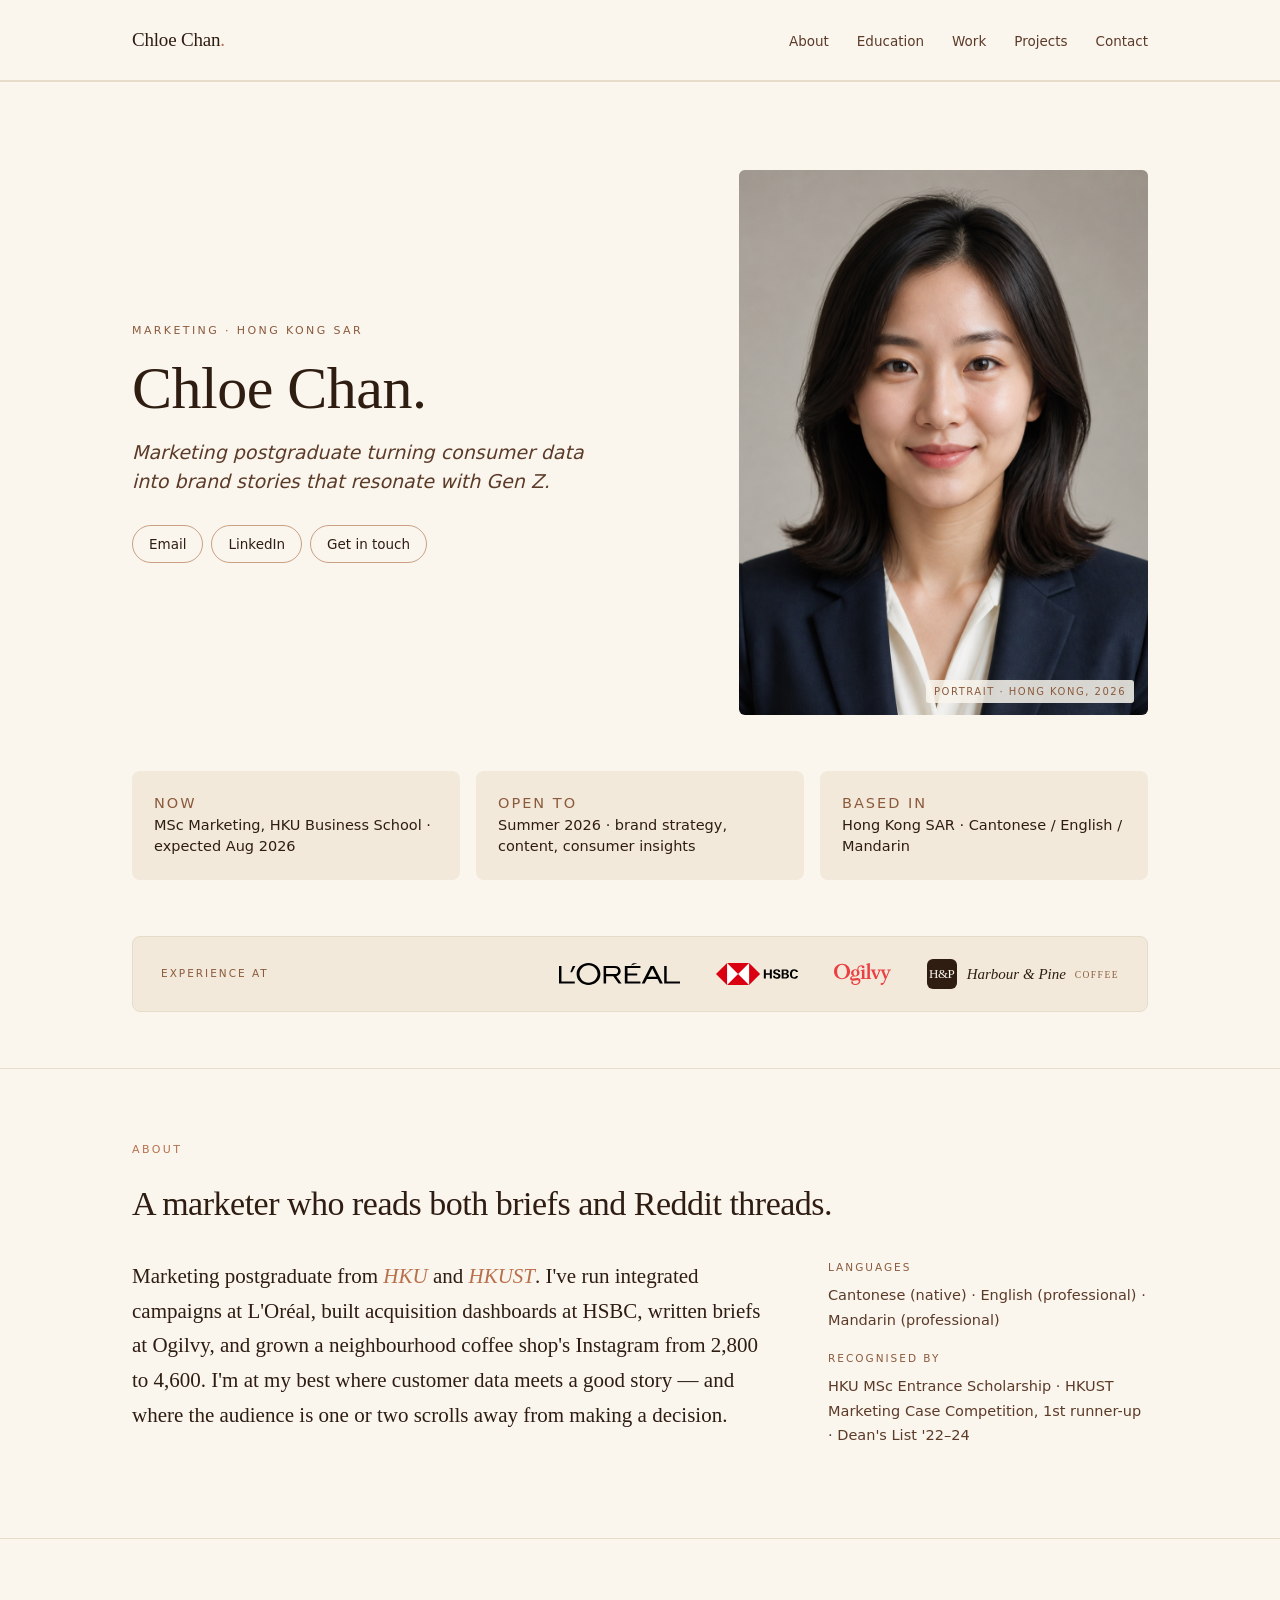
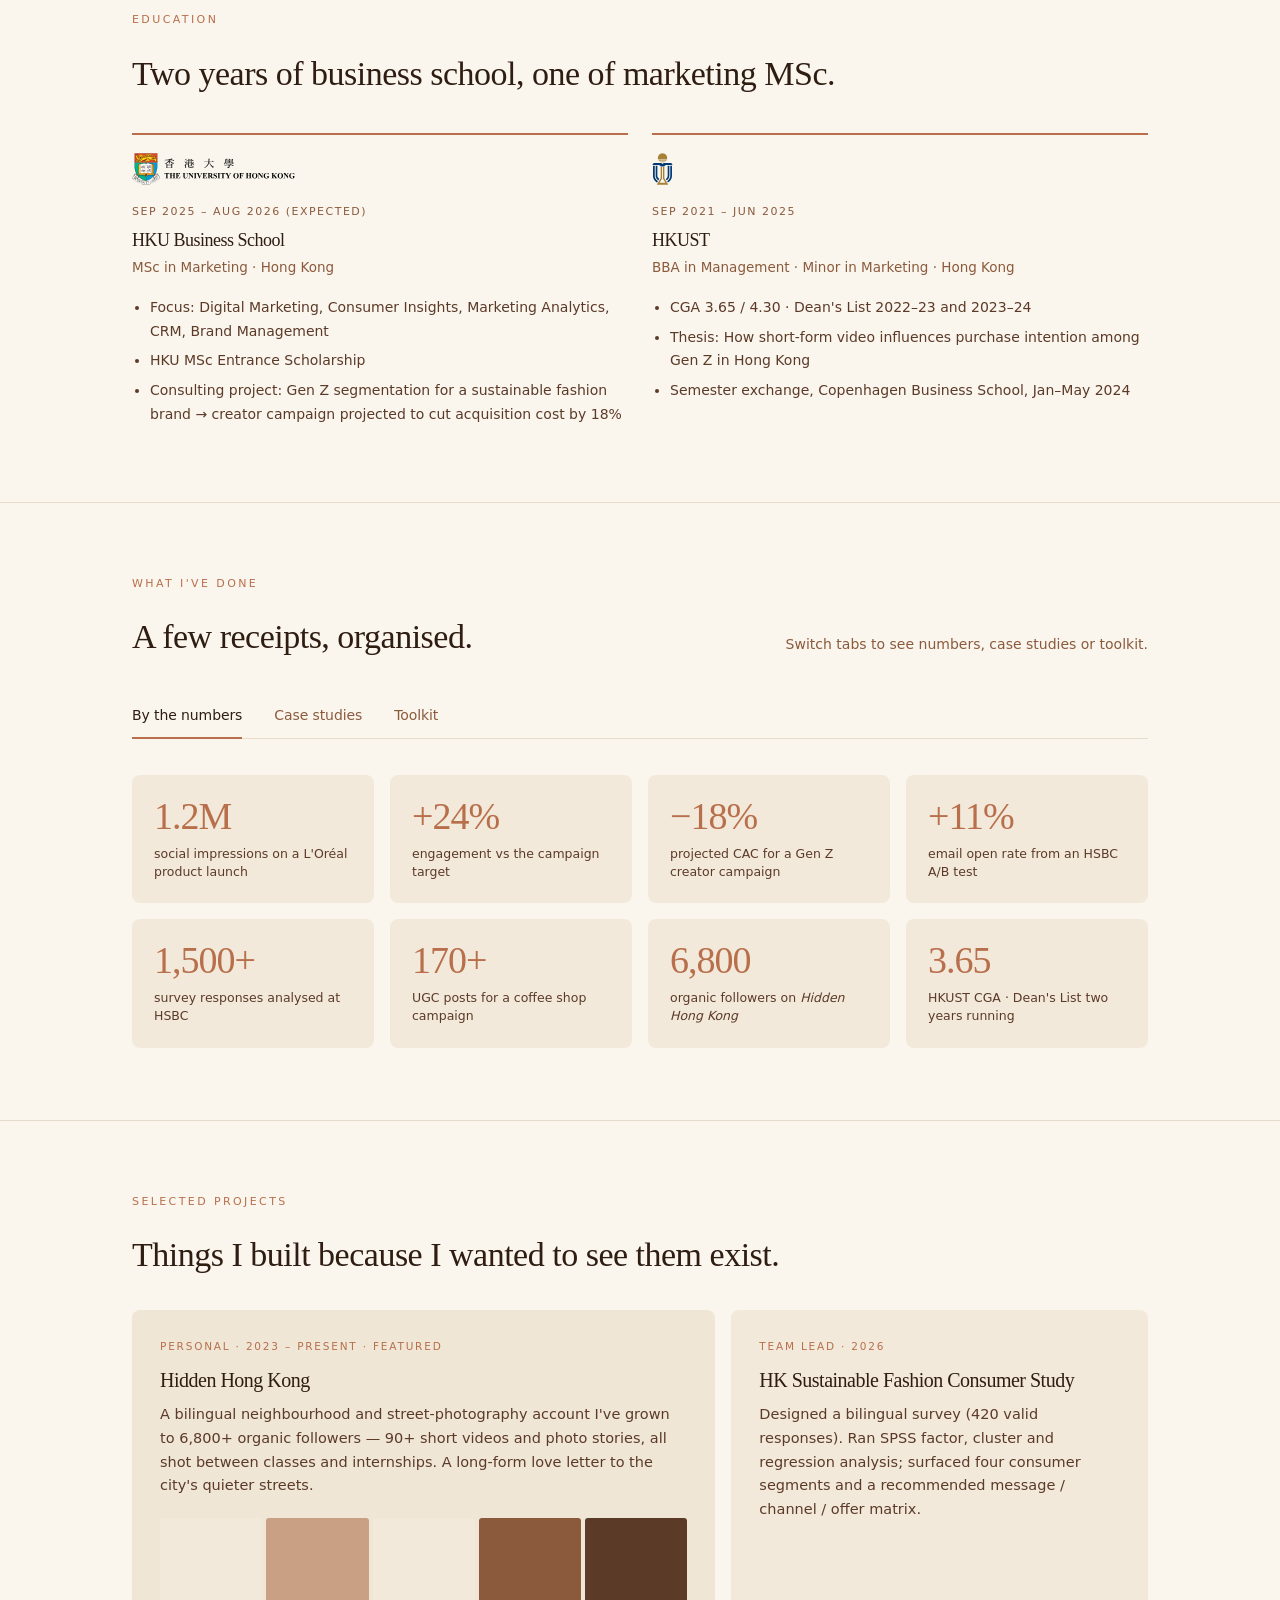
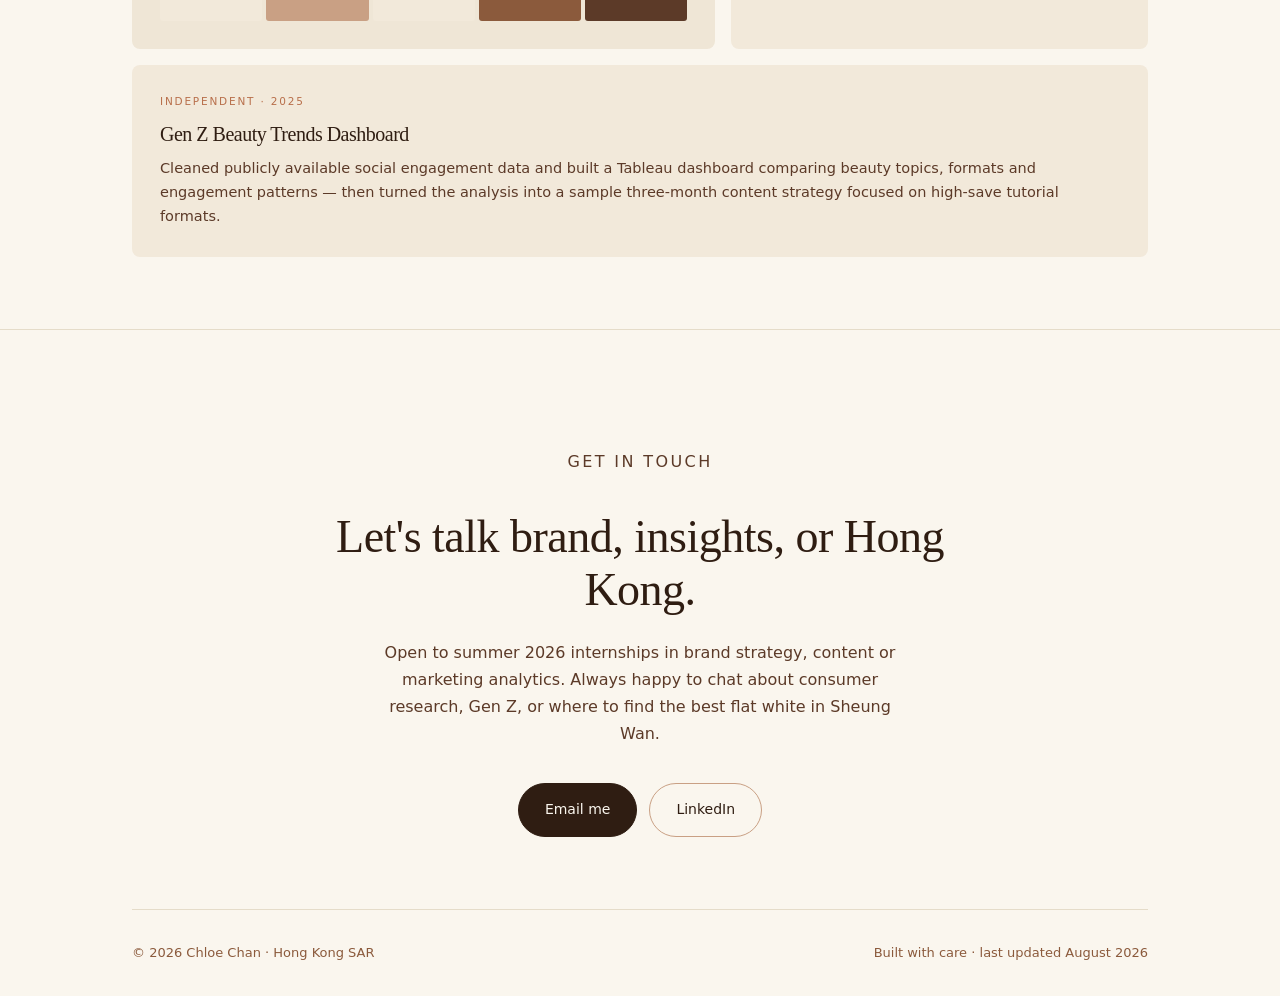
<file: chloe-site/index.html>
<!doctype html>
<html lang="en">
<head>
  <meta charset="utf-8">
  <meta name="viewport" content="width=device-width,initial-scale=1">
  <title>Chloe Chan — Marketing candidate · Hong Kong</title>
  <meta name="description" content="Chloe Chan — MSc Marketing candidate at HKU. Digital marketing, consumer insights, brand strategy. Based in Hong Kong.">
  <style>
    :root {
      --bg: #FAF6EE;
      --surface: #F2E9DA;
      --surface-2: #EFE6D6;
      --ink: #2F1D12;
      --ink-soft: #5C3A28;
      --muted: #8B5A3C;
      --accent: #B86F4B;
      --accent-soft: #C9A084;
      --rule: #E5DCC9;
    }
    * { box-sizing: border-box; }
    html, body { margin: 0; padding: 0; }
    body {
      background: var(--bg);
      color: var(--ink);
      font-family: "Inter", -apple-system, BlinkMacSystemFont, "Segoe UI", system-ui, sans-serif;
      font-size: 16px;
      line-height: 1.7;
      -webkit-font-smoothing: antialiased;
    }
    h1, h2, h3, h4 { font-family: Georgia, "Source Serif Pro", "Times New Roman", serif; font-weight: 400; letter-spacing: -0.5px; margin: 0; }
    h1 { font-size: 60px; line-height: 1.02; }
    h2 { font-size: 34px; line-height: 1.15; }
    h3 { font-size: 20px; line-height: 1.25; }
    a { color: inherit; }
    .container { max-width: 1080px; margin: 0 auto; padding: 0 32px; }

    /* topbar */
    .topbar { padding: 24px 0; border-bottom: 0.5px solid var(--rule); }
    .topbar-inner { display: flex; justify-content: space-between; align-items: baseline; }
    .mark { font-family: Georgia, serif; font-size: 19px; color: var(--ink); text-decoration: none; letter-spacing: -0.2px; }
    .mark span { color: var(--accent); }
    .nav { display: flex; gap: 28px; font-size: 13.5px; }
    .nav a { color: var(--ink-soft); text-decoration: none; }
    .nav a:hover { color: var(--accent); }

    /* hero */
    .hero { padding: 88px 0 56px; }
    .hero-grid { display: grid; grid-template-columns: 1.35fr 1fr; gap: 56px; align-items: center; }
    .eyebrow { font-size: 11px; letter-spacing: 2.4px; text-transform: uppercase; color: var(--muted); margin: 0 0 18px; }
    .tagline { font-style: italic; color: var(--ink-soft); font-size: 19px; margin: 18px 0 0; max-width: 480px; line-height: 1.55; }
    .pills { margin-top: 28px; display: flex; gap: 8px; flex-wrap: wrap; font-size: 13.5px; }
    .pill { padding: 7px 16px; border: 0.5px solid var(--accent-soft); border-radius: 100px; text-decoration: none; color: var(--ink); background: var(--bg); }
    .pill:hover { background: var(--accent); color: #fff; border-color: var(--accent); }

    /* Brand strip */
    .brand-strip { margin: 56px 0 0; padding: 22px 28px; background: var(--surface); border-radius: 8px; display: flex; align-items: center; justify-content: space-between; gap: 24px; flex-wrap: wrap; border: 0.5px solid var(--rule); }
    .brand-strip .label { font-size: 10.5px; letter-spacing: 2px; text-transform: uppercase; color: var(--muted); flex-shrink: 0; }
    .brand-strip .brands { display: flex; gap: 36px; align-items: center; flex-wrap: wrap; }
    .brand-mark { display: inline-flex; align-items: center; }
    .brand-mark img, .brand-mark svg { display: block; height: 22px; width: auto; }
    /* Harbour & Pine typographic mark */
    .brand-mark.hp { gap: 10px; }
    .brand-mark.hp .hp-sigil { width: 30px; height: 30px; border-radius: 6px; background: var(--ink); color: var(--bg); display: inline-flex; align-items: center; justify-content: center; font-family: Georgia, serif; font-size: 13px; letter-spacing: -0.5px; }
    .brand-mark.hp .hp-text { font-family: Georgia, serif; font-style: italic; font-size: 15px; color: var(--ink); line-height: 1; }
    .brand-mark.hp .hp-text small { font-size: 9.5px; letter-spacing: 1.5px; text-transform: uppercase; color: var(--muted); font-style: normal; margin-left: 5px; vertical-align: middle; }

    .photo {
      aspect-ratio: 3 / 4;
      background: var(--surface);
      border-radius: 6px;
      overflow: hidden;
      position: relative;
      box-shadow: 0 0 0 0.5px var(--rule) inset;
    }
    .photo img { width: 100%; height: 100%; object-fit: cover; display: block; }
    .photo-caption {
      position: absolute;
      bottom: 12px;
      right: 14px;
      font-size: 10px;
      letter-spacing: 1.5px;
      text-transform: uppercase;
      color: var(--muted);
      background: rgba(250,246,238,0.85);
      padding: 3px 8px;
      border-radius: 3px;
    }

    /* nowcards */
    .now-row { display: grid; grid-template-columns: repeat(3, 1fr); gap: 16px; margin-top: 56px; }
    .now { background: var(--surface); border-radius: 8px; padding: 22px; }
    .now-label { font-size: 10.5px; letter-spacing: 2px; text-transform: uppercase; color: var(--muted); margin: 0 0 8px; }
    .now p { margin: 0; font-size: 14.5px; line-height: 1.5; }

    section { padding: 72px 0; border-top: 0.5px solid var(--rule); }
    .section-eyebrow { font-size: 11px; letter-spacing: 2.4px; text-transform: uppercase; color: var(--accent); margin: 0 0 24px; }
    .section-head { display: flex; align-items: flex-end; justify-content: space-between; gap: 32px; margin-bottom: 36px; }

    /* About */
    .about-grid { display: grid; grid-template-columns: 2fr 1fr; gap: 56px; }
    .about-lede { font-family: Georgia, serif; font-size: 21px; color: var(--ink); line-height: 1.65; margin: 0; }
    .about-lede em { color: var(--accent); font-style: italic; }
    .about-side p { margin: 0 0 18px; font-size: 14.5px; color: var(--ink-soft); }
    .about-side .lbl { font-size: 10.5px; letter-spacing: 2px; text-transform: uppercase; color: var(--muted); margin: 0 0 6px; }

    /* Education */
    .edu { display: grid; grid-template-columns: 1fr 1fr; gap: 24px; margin-top: 40px; }
    .edu-card { border-top: 2px solid var(--accent); padding-top: 16px; }
    .edu-card .logo { display: block; height: 32px; width: auto; max-width: 220px; margin: 2px 0 18px; }
    .edu-card .when { font-size: 11px; letter-spacing: 1.5px; text-transform: uppercase; color: var(--muted); margin: 0 0 8px; }
    .edu-card h3 { font-size: 18px; margin: 0 0 4px; }
    .edu-card .place { font-size: 13.5px; color: var(--muted); margin: 0 0 14px; }
    .edu-card ul { margin: 0; padding-left: 18px; font-size: 14px; color: var(--ink-soft); }
    .edu-card li { padding: 3px 0; }

    /* Tabs */
    .tabs { }
    .tab-rail { display: flex; gap: 32px; border-bottom: 0.5px solid var(--rule); }
    .tab-btn {
      background: none; border: none;
      padding: 14px 0;
      font-family: inherit; font-size: 14px;
      color: var(--muted); cursor: pointer;
      border-bottom: 2px solid transparent;
      margin-bottom: -0.5px;
      transition: 120ms ease;
      letter-spacing: -0.1px;
    }
    .tab-btn:hover { color: var(--ink-soft); }
    .tab-btn.active { color: var(--ink); border-bottom-color: var(--accent); }
    .tab-panel { display: none; padding-top: 36px; }
    .tab-panel.active { display: block; }

    .stat-grid { display: grid; grid-template-columns: repeat(4, 1fr); gap: 16px; }
    .stat { background: var(--surface); border-radius: 8px; padding: 22px; }
    .stat .num { font-family: Georgia, serif; font-size: 38px; color: var(--accent); line-height: 1; letter-spacing: -1px; }
    .stat .lbl { font-size: 12.5px; color: var(--ink-soft); margin-top: 10px; line-height: 1.45; }

    .cases { display: grid; grid-template-columns: repeat(3, 1fr); gap: 16px; }
    .case { background: var(--surface); border-radius: 8px; padding: 24px; }
    .case .logo { display: block; height: 26px; width: auto; max-width: 160px; margin-bottom: 18px; }
    .case .where { font-size: 10.5px; letter-spacing: 1.8px; text-transform: uppercase; color: var(--accent); margin: 0 0 10px; }
    .case h3 { margin: 0 0 10px; font-size: 17px; }
    .case p { font-size: 13.5px; color: var(--ink-soft); margin: 0; line-height: 1.6; }

    .toolkit-grid { display: grid; grid-template-columns: repeat(3, 1fr); gap: 40px; }
    .toolkit-group h4 { font-family: Georgia, serif; font-weight: 400; font-size: 16px; margin: 0 0 14px; color: var(--ink); }
    .toolkit-group ul { margin: 0; padding: 0; list-style: none; }
    .toolkit-group li { font-size: 14px; color: var(--ink-soft); padding: 5px 0; border-bottom: 0.5px solid var(--rule); }
    .toolkit-group li:last-child { border-bottom: 0; }

    /* Projects */
    .projects-head { display: flex; justify-content: space-between; align-items: flex-end; margin-bottom: 28px; }
    .projects-grid { display: grid; grid-template-columns: 1.4fr 1fr; gap: 16px; }
    .project { background: var(--surface); border-radius: 8px; padding: 28px; }
    .project.featured { background: var(--surface-2); }
    .project .meta { font-size: 10.5px; letter-spacing: 1.8px; text-transform: uppercase; color: var(--accent); margin: 0 0 12px; }
    .project h3 { margin: 0 0 10px; }
    .project p { font-size: 14.5px; color: var(--ink-soft); margin: 0; line-height: 1.65; }
    .projects-row { margin-top: 16px; }

    /* Photography strip (placeholder for Hidden HK) */
    .strip { display: grid; grid-template-columns: repeat(5, 1fr); gap: 4px; margin-top: 20px; }
    .strip div { aspect-ratio: 1; background: var(--surface); border-radius: 3px; }
    .strip div:nth-child(2) { background: var(--accent-soft); }
    .strip div:nth-child(4) { background: #8B5A3C; }
    .strip div:nth-child(5) { background: var(--ink-soft); }

    /* Contact */
    .contact { padding: 96px 0 72px; border-top: 0.5px solid var(--rule); text-align: center; }
    .contact h2 { font-size: 46px; max-width: 720px; margin: 0 auto; }
    .contact p { color: var(--ink-soft); margin: 22px auto 36px; max-width: 520px; font-size: 16px; }
    .contact-cta { display: inline-flex; gap: 12px; flex-wrap: wrap; justify-content: center; }
    .btn { padding: 14px 26px; border-radius: 100px; font-size: 14px; text-decoration: none; transition: 120ms ease; }
    .btn-primary { background: var(--ink); color: var(--bg); border: 0.5px solid var(--ink); }
    .btn-primary:hover { background: var(--accent); border-color: var(--accent); }
    .btn-ghost { background: transparent; color: var(--ink); border: 0.5px solid var(--accent-soft); }
    .btn-ghost:hover { background: var(--surface); }

    footer { padding: 32px 0; border-top: 0.5px solid var(--rule); font-size: 13px; color: var(--muted); }
    footer .inner { display: flex; justify-content: space-between; }

    @media (max-width: 760px) {
      h1 { font-size: 42px; }
      h2, .contact h2 { font-size: 28px; }
      .container { padding: 0 22px; }
      .hero { padding: 56px 0 40px; }
      .hero-grid, .about-grid, .projects-grid, .edu, .stat-grid, .cases, .toolkit-grid { grid-template-columns: 1fr; gap: 28px; }
      .now-row { grid-template-columns: 1fr; }
      .stat-grid { grid-template-columns: repeat(2, 1fr); }
      .strip { grid-template-columns: repeat(3, 1fr); }
      .topbar .nav { display: none; }
      section { padding: 56px 0; }
    }
  </style>
</head>
<body>

  <header class="topbar">
    <div class="container topbar-inner">
      <a href="#" class="mark">Chloe Chan<span>.</span></a>
      <nav class="nav">
        <a href="#about">About</a>
        <a href="#education">Education</a>
        <a href="#work">Work</a>
        <a href="#projects">Projects</a>
        <a href="#contact">Contact</a>
      </nav>
    </div>
  </header>

  <section class="hero">
    <div class="container">
      <div class="hero-grid">
        <div>
          <p class="eyebrow">Marketing · Hong Kong SAR</p>
          <h1>Chloe Chan.</h1>
          <p class="tagline">Marketing postgraduate turning consumer data into brand stories that resonate with Gen&nbsp;Z.</p>
          <div class="pills">
            <a class="pill" href="mailto:chloe.chan.marketing@hku.com">Email</a>
            <a class="pill" href="https://linkedin.com/in/chloe-chan-marketing-demo" target="_blank" rel="noopener">LinkedIn</a>
            <a class="pill" href="#contact">Get in touch</a>
          </div>
        </div>
        <div class="photo" aria-label="Portrait of Chloe Chan">
          <!--
            PHOTO: drop your portrait at chloe-site/photo.png
            and replace the <img> tag below. Recommended: 1200x1600px, JPG/WebP.
            Until then, this geometric placeholder stands in.
          -->
          <img src="photo.png" alt="Chloe Chan" onerror="this.style.display='none'; document.getElementById('photo-placeholder').style.display='block';">
          <svg id="photo-placeholder" style="display:none;" viewBox="0 0 240 320" xmlns="http://www.w3.org/2000/svg" preserveAspectRatio="xMidYMid slice" aria-hidden="true">
            <rect width="240" height="320" fill="#EFE6D6"/>
            <circle cx="120" cy="120" r="52" fill="#C9A084"/>
            <path d="M40 320 Q40 200 120 200 Q200 200 200 320 Z" fill="#C9A084"/>
            <text x="120" y="300" text-anchor="middle" font-family="Georgia, serif" font-size="12" fill="#8B5A3C" letter-spacing="2">PLACEHOLDER</text>
          </svg>
          <div class="photo-caption">Portrait · Hong Kong, 2026</div>
        </div>
      </div>

      <div class="now-row">
        <div class="now">
          <p class="now-label">Now</p>
          <p>MSc Marketing, HKU Business School · expected Aug 2026</p>
        </div>
        <div class="now">
          <p class="now-label">Open to</p>
          <p>Summer 2026 · brand strategy, content, consumer insights</p>
        </div>
        <div class="now">
          <p class="now-label">Based in</p>
          <p>Hong Kong SAR · Cantonese / English / Mandarin</p>
        </div>
      </div>

      <div class="brand-strip" aria-label="Experience at">
        <span class="label">Experience at</span>
        <div class="brands">
          <span class="brand-mark" title="L'Oréal"><img src="assets/loreal.svg" alt="L'Oréal"></span>
          <span class="brand-mark" title="HSBC"><img src="assets/hsbc.svg" alt="HSBC"></span>
          <span class="brand-mark" title="Ogilvy"><img src="assets/ogilvy.svg" alt="Ogilvy"></span>
          <span class="brand-mark hp" title="Harbour & Pine Coffee">
            <span class="hp-sigil">H&amp;P</span>
            <span class="hp-text">Harbour &amp; Pine <small>Coffee</small></span>
          </span>
        </div>
      </div>
    </div>
  </section>

  <section id="about">
    <div class="container">
      <p class="section-eyebrow">About</p>
      <div class="section-head">
        <h2>A marketer who reads both briefs and Reddit threads.</h2>
      </div>
      <div class="about-grid">
        <p class="about-lede">
          Marketing postgraduate from <em>HKU</em> and <em>HKUST</em>. I've run integrated campaigns at L'Oréal, built acquisition dashboards at HSBC, written briefs at Ogilvy, and grown a neighbourhood coffee shop's Instagram from 2,800 to 4,600. I'm at my best where customer data meets a good story — and where the audience is one or two scrolls away from making a decision.
        </p>
        <div class="about-side">
          <p class="lbl">Languages</p>
          <p>Cantonese (native) · English (professional) · Mandarin (professional)</p>
          <p class="lbl">Recognised by</p>
          <p>HKU MSc Entrance Scholarship · HKUST Marketing Case Competition, 1st runner-up · Dean's List '22–24</p>
        </div>
      </div>
    </div>
  </section>

  <section id="education">
    <div class="container">
      <p class="section-eyebrow">Education</p>
      <div class="section-head">
        <h2>Two years of business school, one of marketing MSc.</h2>
      </div>
      <div class="edu">
        <div class="edu-card">
          <img class="logo" src="assets/hku.svg" alt="The University of Hong Kong">
          <p class="when">Sep 2025 – Aug 2026 (expected)</p>
          <h3>HKU Business School</h3>
          <p class="place">MSc in Marketing · Hong Kong</p>
          <ul>
            <li>Focus: Digital Marketing, Consumer Insights, Marketing Analytics, CRM, Brand Management</li>
            <li>HKU MSc Entrance Scholarship</li>
            <li>Consulting project: Gen Z segmentation for a sustainable fashion brand → creator campaign projected to cut acquisition cost by 18%</li>
          </ul>
        </div>
        <div class="edu-card">
          <img class="logo" src="assets/hkust.svg" alt="Hong Kong University of Science and Technology">
          <p class="when">Sep 2021 – Jun 2025</p>
          <h3>HKUST</h3>
          <p class="place">BBA in Management · Minor in Marketing · Hong Kong</p>
          <ul>
            <li>CGA 3.65 / 4.30 · Dean's List 2022–23 and 2023–24</li>
            <li>Thesis: How short-form video influences purchase intention among Gen Z in Hong Kong</li>
            <li>Semester exchange, Copenhagen Business School, Jan–May 2024</li>
          </ul>
        </div>
      </div>
    </div>
  </section>

  <section id="work">
    <div class="container">
      <p class="section-eyebrow">What I've done</p>
      <div class="section-head">
        <h2>A few receipts, organised.</h2>
        <p style="margin:0;color:var(--muted);font-size:14px;">Switch tabs to see numbers, case studies or toolkit.</p>
      </div>

      <div class="tabs">
        <div class="tab-rail" role="tablist">
          <button class="tab-btn active" data-tab="numbers" role="tab">By the numbers</button>
          <button class="tab-btn" data-tab="cases" role="tab">Case studies</button>
          <button class="tab-btn" data-tab="toolkit" role="tab">Toolkit</button>
        </div>

        <div class="tab-panel active" data-panel="numbers" role="tabpanel">
          <div class="stat-grid">
            <div class="stat"><div class="num">1.2M</div><div class="lbl">social impressions on a L'Oréal product launch</div></div>
            <div class="stat"><div class="num">+24%</div><div class="lbl">engagement vs the campaign target</div></div>
            <div class="stat"><div class="num">−18%</div><div class="lbl">projected CAC for a Gen Z creator campaign</div></div>
            <div class="stat"><div class="num">+11%</div><div class="lbl">email open rate from an HSBC A/B test</div></div>
          </div>
          <div class="stat-grid" style="margin-top:16px;">
            <div class="stat"><div class="num">1,500+</div><div class="lbl">survey responses analysed at HSBC</div></div>
            <div class="stat"><div class="num">170+</div><div class="lbl">UGC posts for a coffee shop campaign</div></div>
            <div class="stat"><div class="num">6,800</div><div class="lbl">organic followers on <em>Hidden Hong Kong</em></div></div>
            <div class="stat"><div class="num">3.65</div><div class="lbl">HKUST CGA · Dean's List two years running</div></div>
          </div>
        </div>

        <div class="tab-panel" data-panel="cases" role="tabpanel">
          <div class="cases">
            <div class="case">
              <img class="logo" src="assets/loreal.svg" alt="L'Oréal">
              <p class="where">L'Oréal · Jun – Aug 2025</p>
              <h3>Marketing intern, consumer products</h3>
              <p>Coordinated integrated campaigns across Instagram, YouTube, TikTok and 80+ retail doors. Seeded 35 micro-influencers and helped ship a launch that hit 1.2M impressions and ran +24% above its engagement target.</p>
            </div>
            <div class="case">
              <img class="logo" src="assets/hsbc.svg" alt="HSBC">
              <p class="where">HSBC · Jun – Aug 2024</p>
              <h3>Digital marketing intern, wealth & personal banking</h3>
              <p>Built weekly acquisition dashboards, ran A/B tests on email subject lines and landing-page CTAs (winning email: +11% opens, +7% CTR), and turned 1,500+ survey responses into product pain-point themes.</p>
            </div>
            <div class="case">
              <img class="logo" src="assets/ogilvy.svg" alt="Ogilvy">
              <p class="where">Ogilvy · Jun – Aug 2023</p>
              <h3>Account management intern</h3>
              <p>Wrote competitor reviews, audience profiles, creative briefs and post-campaign reports. Proposed a Gen Z content format — two of three recommendations made it into the final plan.</p>
            </div>
          </div>
        </div>

        <div class="tab-panel" data-panel="toolkit" role="tabpanel">
          <div class="toolkit-grid">
            <div class="toolkit-group">
              <h4>Marketing & analytics</h4>
              <ul>
                <li>Campaign planning & CRM segmentation</li>
                <li>GA4 · Excel · Power BI</li>
                <li>Tableau · SPSS · SQL</li>
              </ul>
            </div>
            <div class="toolkit-group">
              <h4>Creative & research</h4>
              <ul>
                <li>Canva · Figma · Photoshop</li>
                <li>Qualtrics surveying</li>
                <li>Social listening & short-form video</li>
              </ul>
            </div>
            <div class="toolkit-group">
              <h4>Certifications</h4>
              <ul>
                <li>Google Analytics (2025)</li>
                <li>Meta Certified Digital Marketing Associate (2025)</li>
                <li>HubSpot Content Marketing (2024)</li>
              </ul>
            </div>
          </div>
        </div>
      </div>
    </div>
  </section>

  <section id="projects">
    <div class="container">
      <p class="section-eyebrow">Selected projects</p>
      <div class="section-head">
        <h2>Things I built because I wanted to see them exist.</h2>
      </div>

      <div class="projects-grid">
        <div class="project featured">
          <p class="meta">Personal · 2023 – present · featured</p>
          <h3>Hidden Hong Kong</h3>
          <p>A bilingual neighbourhood and street-photography account I've grown to 6,800+ organic followers — 90+ short videos and photo stories, all shot between classes and internships. A long-form love letter to the city's quieter streets.</p>
          <div class="strip" aria-hidden="true">
            <div></div><div></div><div></div><div></div><div></div>
          </div>
        </div>
        <div class="project">
          <p class="meta">Team lead · 2026</p>
          <h3>HK Sustainable Fashion Consumer Study</h3>
          <p>Designed a bilingual survey (420 valid responses). Ran SPSS factor, cluster and regression analysis; surfaced four consumer segments and a recommended message / channel / offer matrix.</p>
        </div>
      </div>

      <div class="projects-row">
        <div class="project">
          <p class="meta">Independent · 2025</p>
          <h3>Gen Z Beauty Trends Dashboard</h3>
          <p style="margin:0;">Cleaned publicly available social engagement data and built a Tableau dashboard comparing beauty topics, formats and engagement patterns — then turned the analysis into a sample three-month content strategy focused on high-save tutorial formats.</p>
        </div>
      </div>
    </div>
  </section>

  <section id="contact" class="contact">
    <div class="container">
      <p class="section-eyebrow">Get in touch</p>
      <h2>Let's talk brand, insights, or Hong Kong.</h2>
      <p>Open to summer 2026 internships in brand strategy, content or marketing analytics. Always happy to chat about consumer research, Gen Z, or where to find the best flat white in Sheung Wan.</p>
      <div class="contact-cta">
        <a class="btn btn-primary" href="mailto:chloe.chan.marketing@hku.com">Email me</a>
        <a class="btn btn-ghost" href="https://linkedin.com/in/chloe-chan-marketing-demo" target="_blank" rel="noopener">LinkedIn</a>
      </div>
    </div>
  </section>

  <div class="container">
    <footer>
      <div class="inner">
        <span>© 2026 Chloe Chan · Hong Kong SAR</span>
        <span>Built with care · last updated August 2026</span>
      </div>
    </footer>
  </div>

  <script>
    document.querySelectorAll('.tab-btn').forEach(btn => {
      btn.addEventListener('click', () => {
        const target = btn.dataset.tab;
        document.querySelectorAll('.tab-btn').forEach(b => b.classList.toggle('active', b === btn));
        document.querySelectorAll('.tab-panel').forEach(p => p.classList.toggle('active', p.dataset.panel === target));
      });
    });

    // Photo fallback: if photo.png doesn't load, keep the SVG visible.
    (function() {
      var img = document.querySelector('.photo img');
      var ph = document.getElementById('photo-placeholder');
      if (!img || !ph) return;
      img.addEventListener('error', function() {
        img.style.display = 'none';
        ph.style.display = 'block';
      });
    })();
  </script>
</body>
</html>
</file>
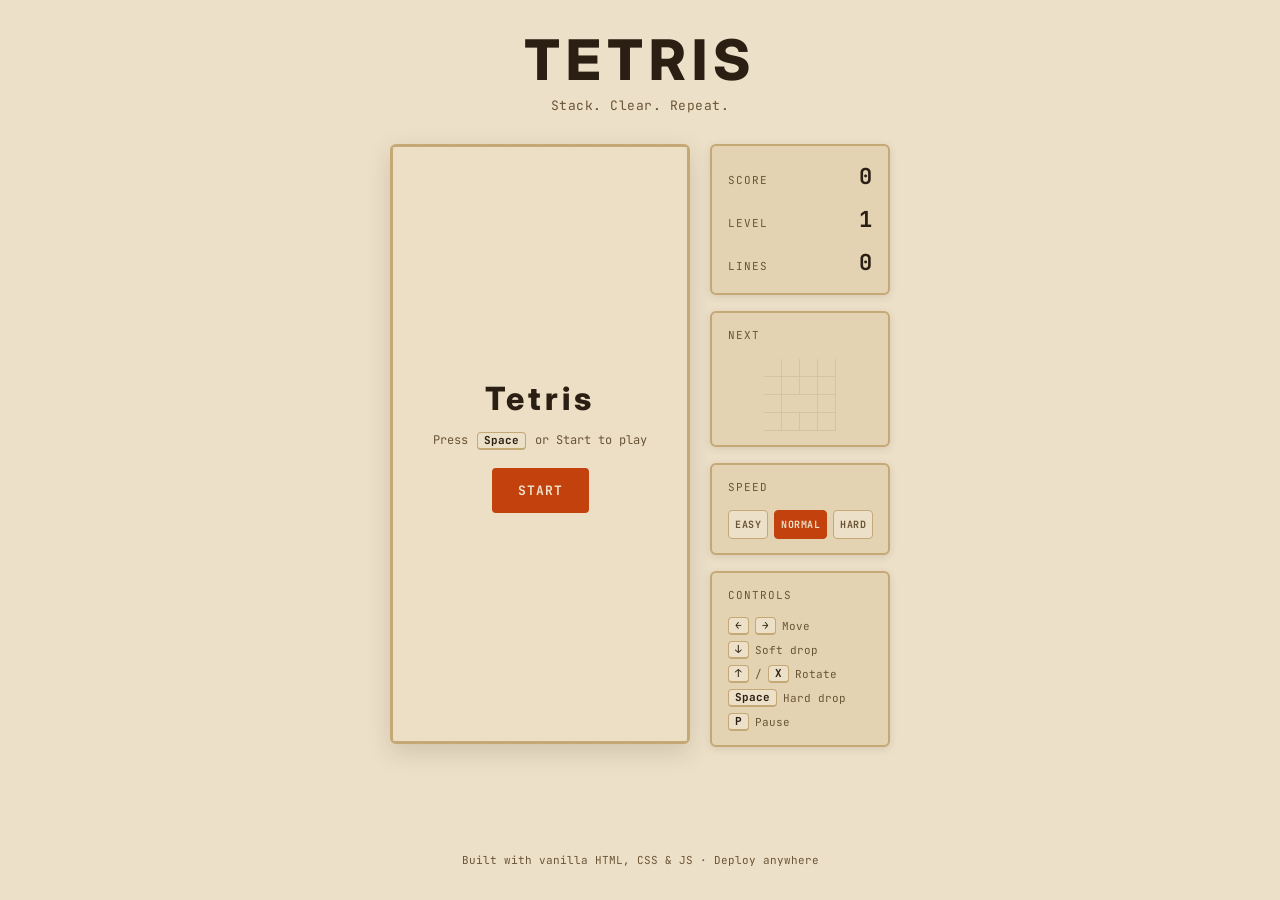
<file: tetris.html>
<!DOCTYPE html>
<html lang="en">
<head>
  <meta charset="UTF-8" />
  <meta name="viewport" content="width=device-width, initial-scale=1.0, maximum-scale=1.0, user-scalable=no" />
  <title>Tetris</title>
  <meta name="description" content="A clean, fast Tetris game in the browser." />
  <link rel="preconnect" href="https://fonts.googleapis.com" />
  <link rel="preconnect" href="https://fonts.gstatic.com" crossorigin />
  <link href="https://fonts.googleapis.com/css2?family=Inter:wght@400;500;600;700;800&family=JetBrains+Mono:wght@500;700&display=swap" rel="stylesheet" />
  <link rel="stylesheet" href="styles.css" />
</head>
<body>
  <div class="page">
    <header class="header">
      <h1 class="title">TETRIS</h1>
      <p class="subtitle">Stack. Clear. Repeat.</p>
    </header>

    <main class="game">
      <div class="board-wrap">
        <div class="board" id="board"></div>
        <div class="layer ghost-layer" id="ghostLayer"></div>
        <div class="layer piece-layer" id="pieceLayer"></div>

        <div class="overlay" id="overlay">
          <div class="overlay-inner">
            <h2 id="overlayTitle">Tetris</h2>
            <p id="overlayMessage">Press <kbd>Space</kbd> or Start to play</p>
            <button class="btn primary" id="startBtn">Start</button>
          </div>
        </div>
      </div>

      <aside class="sidebar">
        <div class="panel">
          <div class="stat">
            <span class="stat-label">Score</span>
            <span class="stat-value" id="score">0</span>
          </div>
          <div class="stat">
            <span class="stat-label">Level</span>
            <span class="stat-value" id="level">1</span>
          </div>
          <div class="stat">
            <span class="stat-label">Lines</span>
            <span class="stat-value" id="lines">0</span>
          </div>
        </div>

        <div class="panel">
          <span class="stat-label">Next</span>
          <div class="next-grid" id="next"></div>
        </div>

        <div class="panel">
          <span class="stat-label">Speed</span>
          <div class="speed-buttons">
            <button class="speed-btn" data-speed="1" aria-label="Easy speed">Easy</button>
            <button class="speed-btn active" data-speed="2" aria-label="Normal speed">Normal</button>
            <button class="speed-btn" data-speed="3" aria-label="Hard speed">Hard</button>
          </div>
        </div>

        <div class="panel controls">
          <span class="stat-label">Controls</span>
          <ul class="ctrl-list">
            <li><kbd>&larr;</kbd><kbd>&rarr;</kbd> Move</li>
            <li><kbd>&darr;</kbd> Soft drop</li>
            <li><kbd>&uarr;</kbd> / <kbd>X</kbd> Rotate</li>
            <li><kbd>Space</kbd> Hard drop</li>
            <li><kbd>P</kbd> Pause</li>
          </ul>
        </div>
      </aside>
    </main>

    <!-- Touch controls (mobile) -->
    <div class="touch-controls">
      <button class="tbtn" id="tLeft" aria-label="Move left">&larr;</button>
      <button class="tbtn" id="tRotate" aria-label="Rotate">&#x21BB;</button>
      <button class="tbtn" id="tRight" aria-label="Move right">&rarr;</button>
      <button class="tbtn wide" id="tSoft" aria-label="Soft drop">&darr;</button>
      <button class="tbtn wide" id="tDrop" aria-label="Hard drop">DROP</button>
    </div>

    <footer class="footer">
      <p>Built with vanilla HTML, CSS & JS &middot; Deploy anywhere</p>
    </footer>
  </div>

  <script src="script.js"></script>
</body>
</html>
</file>
<file: styles.css>
/* ==========================================================================
   Tetris — vanilla JS
   Palette: warm light brown + burnt orange (matches the CV site)
   ========================================================================== */

:root {
  --bg: #ede0c8;
  --bg-light: #e3d3b3;
  --bg-darker: #d6c39c;
  --bg-darkest: #c4a875;
  --border: #b89968;
  --text: #2a1f12;
  --text-muted: #6b5436;
  --accent: #c2410c;
  --accent-dim: rgba(194, 65, 12, 0.12);
  --shadow: 0 8px 24px rgba(42, 31, 18, 0.15);
  --shadow-sm: 0 2px 8px rgba(42, 31, 18, 0.12);

  --cell-size: 30px;
  --cols: 10;
  --rows: 20;

  /* Tetromino colors */
  --p-I: #06b6d4;
  --p-O: #eab308;
  --p-T: #a855f7;
  --p-S: #22c55e;
  --p-Z: #ef4444;
  --p-L: #f97316;
  --p-J: #3b82f6;

  --font-sans: 'Inter', -apple-system, BlinkMacSystemFont, sans-serif;
  --font-mono: 'JetBrains Mono', monospace;
}

* { box-sizing: border-box; margin: 0; padding: 0; }

html, body { height: 100%; }

body {
  background: var(--bg);
  color: var(--text);
  font-family: var(--font-sans);
  font-size: 15px;
  line-height: 1.5;
  -webkit-font-smoothing: antialiased;
  -webkit-tap-highlight-color: transparent;
}

::selection { background: var(--accent); color: var(--bg); }

/* ==========================================================================
   Page layout
   ========================================================================== */
.page {
  max-width: 760px;
  margin: 0 auto;
  padding: 32px 20px 24px;
  min-height: 100vh;
  display: flex;
  flex-direction: column;
}

.header {
  text-align: center;
  margin-bottom: 28px;
}
.title {
  font-size: clamp(36px, 7vw, 56px);
  font-weight: 800;
  letter-spacing: 6px;
  color: var(--text);
  line-height: 1;
}
.subtitle {
  font-family: var(--font-mono);
  font-size: 13px;
  color: var(--text-muted);
  margin-top: 8px;
  letter-spacing: 0.5px;
}

/* ==========================================================================
   Game area
   ========================================================================== */
.game {
  display: grid;
  grid-template-columns: auto 180px;
  gap: 20px;
  justify-content: center;
  align-items: start;
}

/* ==========================================================================
   Board
   ========================================================================== */
.board-wrap {
  position: relative;
  width: calc(var(--cell-size) * var(--cols));
  height: calc(var(--cell-size) * var(--rows));
  background: var(--bg-darker);
  border: 3px solid var(--bg-darkest);
  border-radius: 6px;
  box-shadow: var(--shadow);
}

.board {
  display: grid;
  grid-template-columns: repeat(var(--cols), 1fr);
  grid-template-rows: repeat(var(--rows), 1fr);
  width: 100%;
  height: 100%;
  background:
    linear-gradient(var(--bg-light), var(--bg-light)) center/100% 100% no-repeat;
}

.cell {
  border-right: 1px solid rgba(42, 31, 18, 0.08);
  border-bottom: 1px solid rgba(42, 31, 18, 0.08);
}
.cell:nth-child(10n) { border-right: none; }
.cell:nth-child(n+191) { border-bottom: none; }

/* Filled cells */
.cell.filled {
  border: 1px solid rgba(0,0,0,0.25);
  border-radius: 3px;
  box-shadow: inset 0 0 0 1px rgba(255,255,255,0.25);
}

/* Piece colors */
.cell.I { background: var(--p-I); }
.cell.O { background: var(--p-O); }
.cell.T { background: var(--p-T); }
.cell.S { background: var(--p-S); }
.cell.Z { background: var(--p-Z); }
.cell.L { background: var(--p-L); }
.cell.J { background: var(--p-J); }

/* Ghost piece */
.cell.ghost {
  opacity: 0.22;
  box-shadow: none;
}

/* Piece / ghost layers */
.layer {
  position: absolute;
  top: 0; left: 0;
  width: 100%;
  height: 100%;
  pointer-events: none;
}

.piece-grid {
  position: absolute;
  display: grid;
  grid-template-columns: repeat(4, var(--cell-size));
  grid-template-rows: repeat(4, var(--cell-size));
  will-change: left, top;
}
.piece-grid .cell {
  width: var(--cell-size);
  height: var(--cell-size);
  border: none; /* piece cells don't show board grid lines */
}
.piece-grid .cell.filled {
  border: 1px solid rgba(0,0,0,0.25);
}

/* ==========================================================================
   Sidebar
   ========================================================================== */
.sidebar {
  display: flex;
  flex-direction: column;
  gap: 16px;
  width: 180px;
}

.panel {
  background: var(--bg-light);
  border: 2px solid var(--bg-darkest);
  border-radius: 6px;
  padding: 14px 16px;
  display: flex;
  flex-direction: column;
  gap: 10px;
  box-shadow: var(--shadow-sm);
}

.stat {
  display: flex;
  justify-content: space-between;
  align-items: baseline;
}
.stat-label {
  font-family: var(--font-mono);
  font-size: 11px;
  text-transform: uppercase;
  letter-spacing: 1px;
  color: var(--text-muted);
}
.stat-value {
  font-family: var(--font-mono);
  font-size: 22px;
  font-weight: 700;
  color: var(--text);
}

.next-grid {
  display: grid;
  grid-template-columns: repeat(4, 18px);
  grid-template-rows: repeat(4, 18px);
  gap: 0;
  align-self: center;
  margin-top: 6px;
}
.next-grid .cell {
  width: 18px;
  height: 18px;
}
.next-grid .cell.filled {
  border-radius: 2px;
}

.controls .ctrl-list {
  list-style: none;
  display: flex;
  flex-direction: column;
  gap: 6px;
  margin-top: 4px;
}
.controls .ctrl-list li {
  font-family: var(--font-mono);
  font-size: 11px;
  color: var(--text-muted);
  display: flex;
  align-items: center;
  gap: 6px;
  flex-wrap: wrap;
}

/* Speed selector */
.speed-buttons {
  display: flex;
  gap: 6px;
  margin-top: 4px;
}
.speed-btn {
  flex: 1;
  padding: 7px 6px;
  border: 1px solid var(--bg-darkest);
  border-radius: 4px;
  background: var(--bg);
  color: var(--text-muted);
  font-family: var(--font-mono);
  font-size: 10px;
  font-weight: 700;
  letter-spacing: 0.5px;
  text-transform: uppercase;
  cursor: pointer;
  transition: background 0.15s ease, color 0.15s ease, border-color 0.15s ease;
}
.speed-btn:hover { border-color: var(--accent); color: var(--text); }
.speed-btn.active {
  background: var(--accent);
  color: var(--bg);
  border-color: var(--accent);
}

kbd {
  display: inline-block;
  font-family: var(--font-mono);
  font-size: 11px;
  font-weight: 700;
  background: var(--bg);
  color: var(--text);
  border: 1px solid var(--bg-darkest);
  border-bottom-width: 2px;
  border-radius: 4px;
  padding: 2px 6px;
  min-width: 18px;
  text-align: center;
  line-height: 1;
}

/* ==========================================================================
   Overlay (start / pause / game over)
   ========================================================================== */
.overlay {
  position: absolute;
  inset: 0;
  background: rgba(237, 224, 200, 0.92);
  backdrop-filter: blur(4px);
  display: none;
  align-items: center;
  justify-content: center;
  border-radius: 4px;
  z-index: 10;
}
.overlay.visible { display: flex; }
.overlay-inner {
  text-align: center;
  padding: 24px 32px;
}
.overlay-inner h2 {
  font-size: 32px;
  font-weight: 800;
  letter-spacing: 4px;
  color: var(--text);
  margin-bottom: 8px;
}
.overlay-inner p {
  font-family: var(--font-mono);
  font-size: 12px;
  color: var(--text-muted);
  margin-bottom: 18px;
}
.overlay-inner p kbd { margin: 0 2px; }

.btn {
  display: inline-block;
  padding: 12px 24px;
  border: 2px solid var(--accent);
  border-radius: 4px;
  background: transparent;
  color: var(--accent);
  font-family: var(--font-mono);
  font-size: 13px;
  font-weight: 700;
  letter-spacing: 1px;
  text-transform: uppercase;
  cursor: pointer;
  transition: background 0.18s ease, color 0.18s ease;
}
.btn:hover { background: var(--accent); color: var(--bg); }
.btn.primary {
  background: var(--accent);
  color: var(--bg);
}
.btn.primary:hover {
  background: transparent;
  color: var(--accent);
}

/* ==========================================================================
   Touch controls (mobile)
   ========================================================================== */
.touch-controls {
  display: none;
  margin-top: 20px;
  gap: 10px;
  justify-content: center;
  flex-wrap: wrap;
  max-width: 360px;
  margin-left: auto;
  margin-right: auto;
}
.tbtn {
  width: 64px;
  height: 56px;
  background: var(--bg-light);
  border: 2px solid var(--bg-darkest);
  border-radius: 8px;
  color: var(--text);
  font-family: var(--font-mono);
  font-size: 22px;
  font-weight: 700;
  cursor: pointer;
  user-select: none;
  -webkit-user-select: none;
  box-shadow: var(--shadow-sm);
  transition: transform 0.1s ease, background 0.1s ease;
}
.tbtn:active { transform: translateY(2px); background: var(--accent); color: var(--bg); }
.tbtn.wide { width: 140px; }

/* ==========================================================================
   Footer
   ========================================================================== */
.footer {
  margin-top: auto;
  text-align: center;
  padding: 20px 0 8px;
  font-family: var(--font-mono);
  font-size: 11px;
  color: var(--text-muted);
}

/* ==========================================================================
   Responsive
   ========================================================================== */
@media (max-width: 720px) {
  :root { --cell-size: 24px; }
  .sidebar { width: 130px; }
  .stat-value { font-size: 18px; }
  .next-grid { grid-template-columns: repeat(4, 14px); grid-template-rows: repeat(4, 14px); }
  .next-grid .cell { width: 14px; height: 14px; }
  .controls .ctrl-list li { font-size: 10px; }
  .piece-grid { grid-template-columns: repeat(4, var(--cell-size)); grid-template-rows: repeat(4, var(--cell-size)); }
  .piece-grid .cell { width: var(--cell-size); height: var(--cell-size); }
}

@media (max-width: 560px) {
  :root { --cell-size: 22px; }
  .game { grid-template-columns: auto; gap: 16px; }
  .sidebar { flex-direction: row; width: auto; max-width: calc(var(--cell-size) * var(--cols)); }
  .sidebar .panel { flex: 1; }
  .next-grid { grid-template-columns: repeat(4, 14px); grid-template-rows: repeat(4, 14px); }
  .touch-controls { display: flex; }
  .header { margin-bottom: 18px; }
}

@media (max-width: 360px) {
  :root { --cell-size: 18px; }
  .next-grid { grid-template-columns: repeat(4, 12px); grid-template-rows: repeat(4, 12px); }
  .next-grid .cell { width: 12px; height: 12px; }
}

/* Subtle line clear animation */
@keyframes lineClear {
  0%   { transform: scaleY(1); opacity: 1; filter: brightness(1); }
  50%  { transform: scaleY(0.4); opacity: 0.6; filter: brightness(1.6); }
  100% { transform: scaleY(0); opacity: 0; filter: brightness(1); }
}
.cell.clearing {
  animation: lineClear 0.28s ease-out forwards;
  transform-origin: center;
}
</file>
